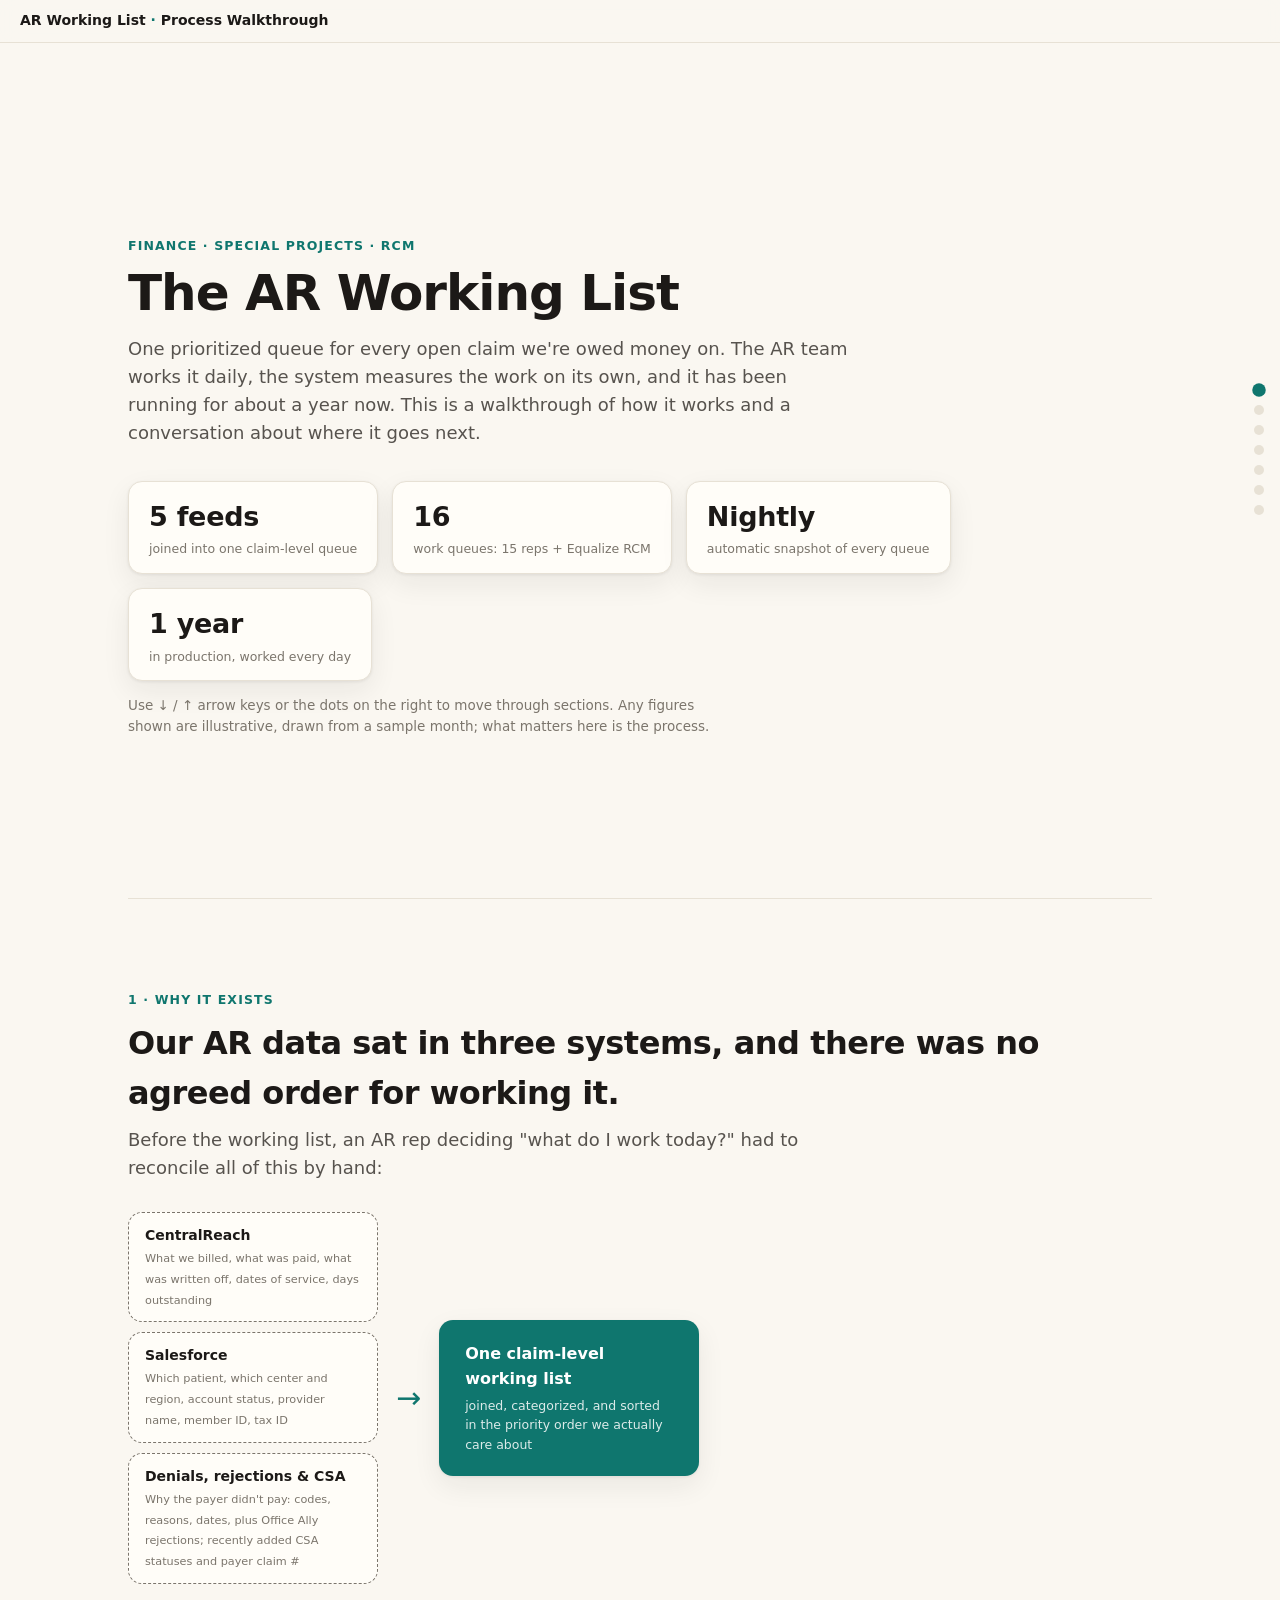
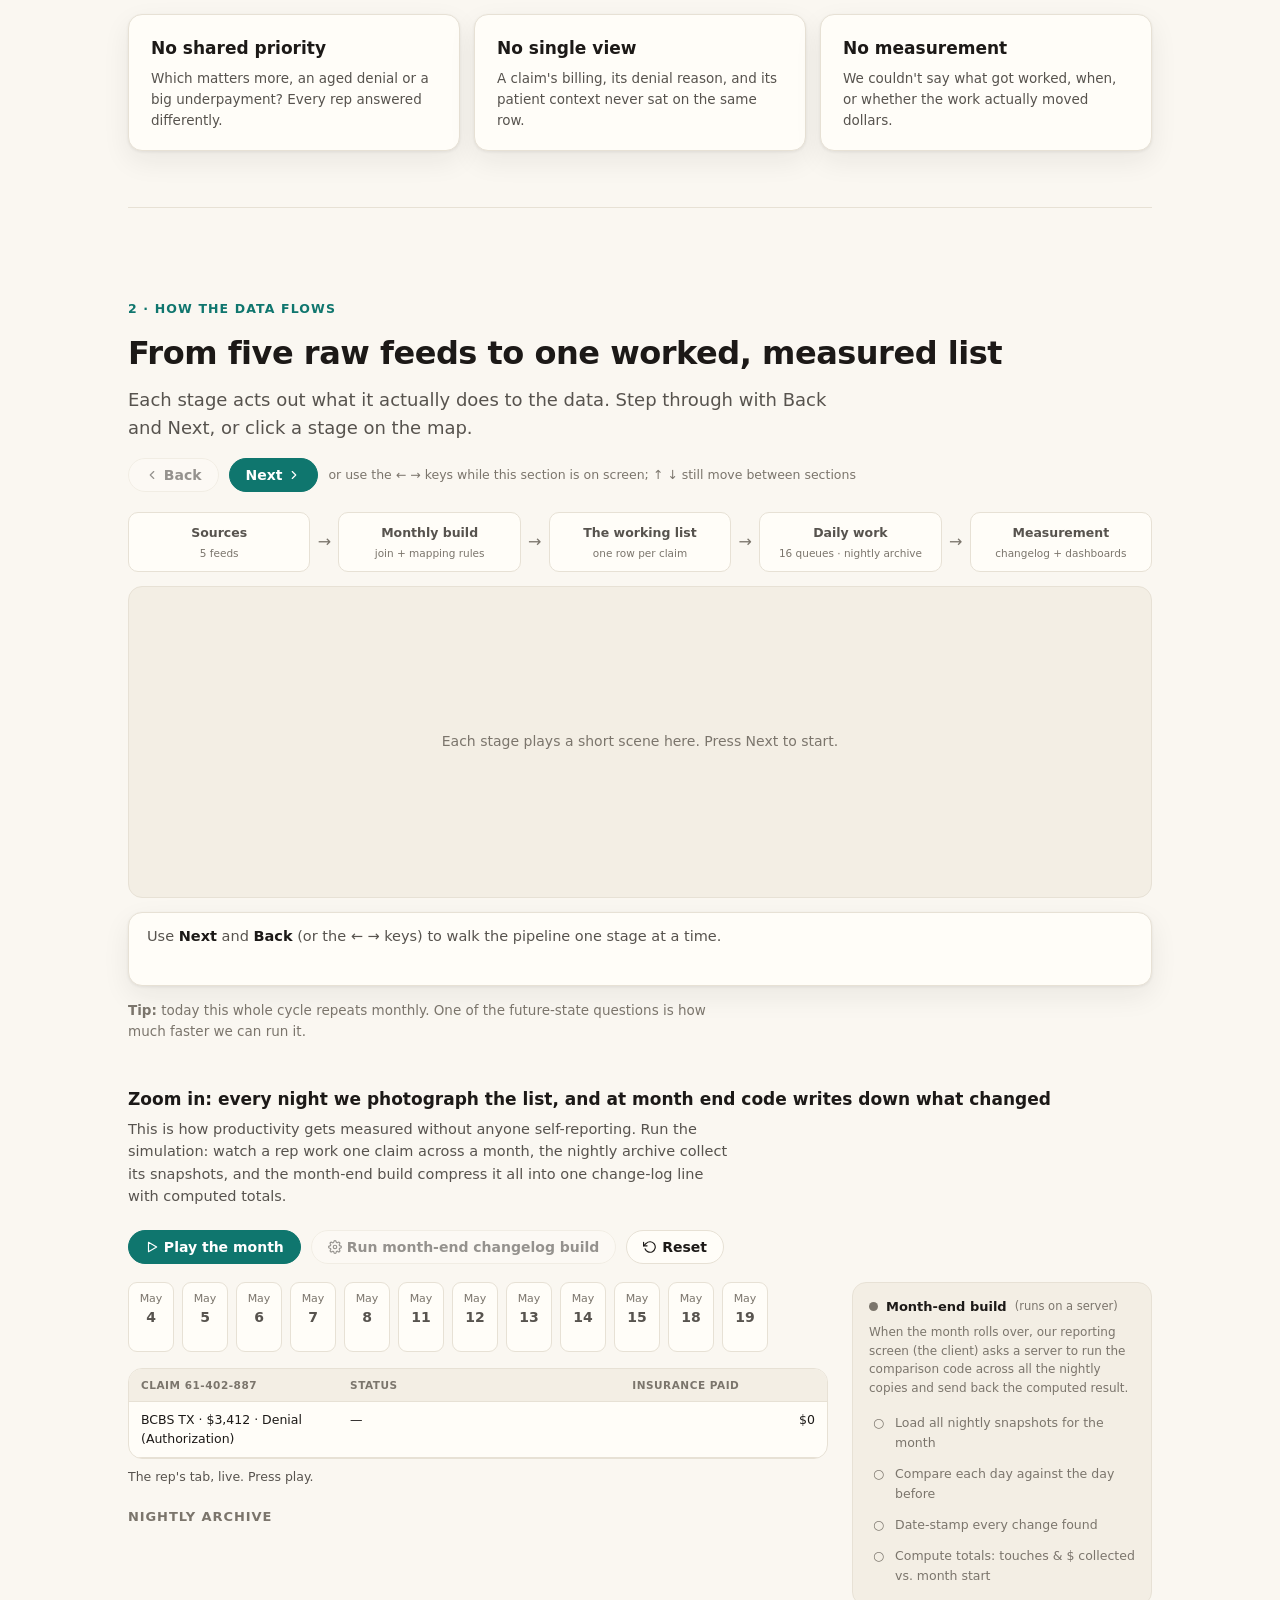
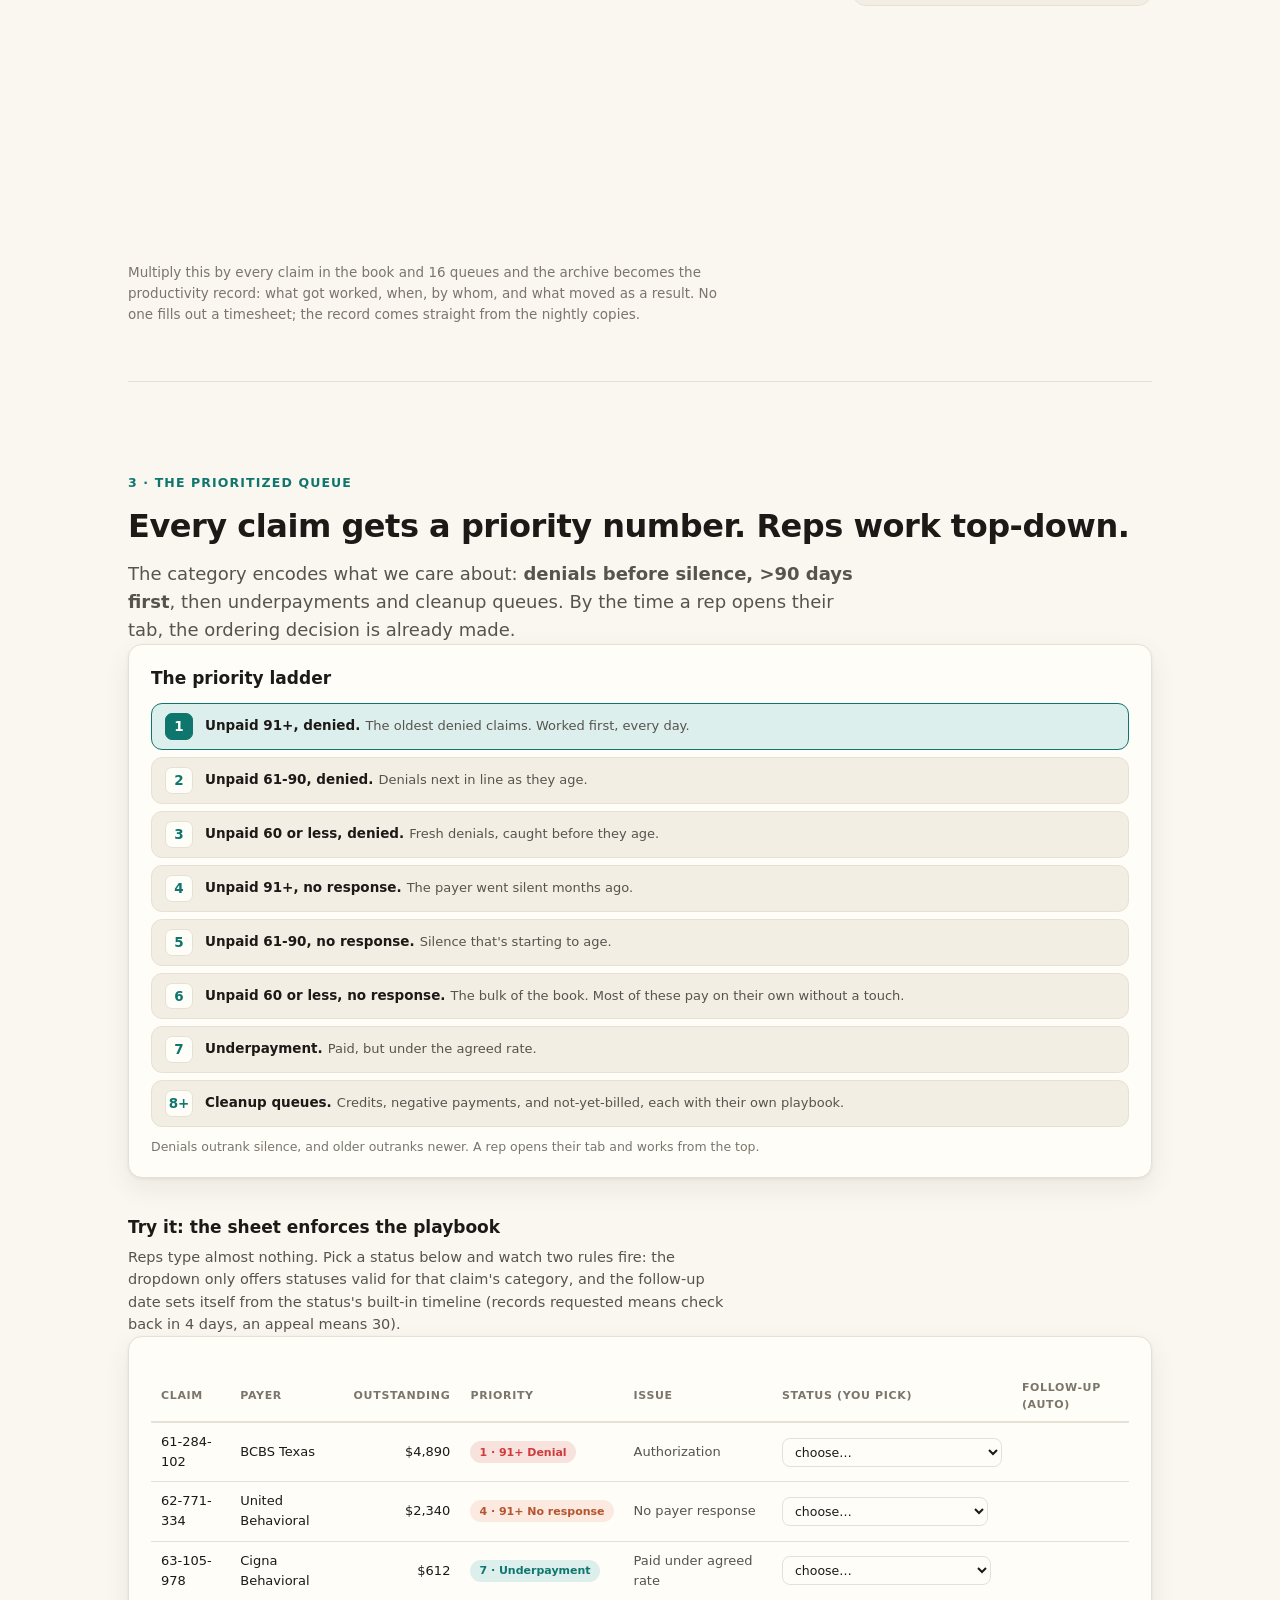
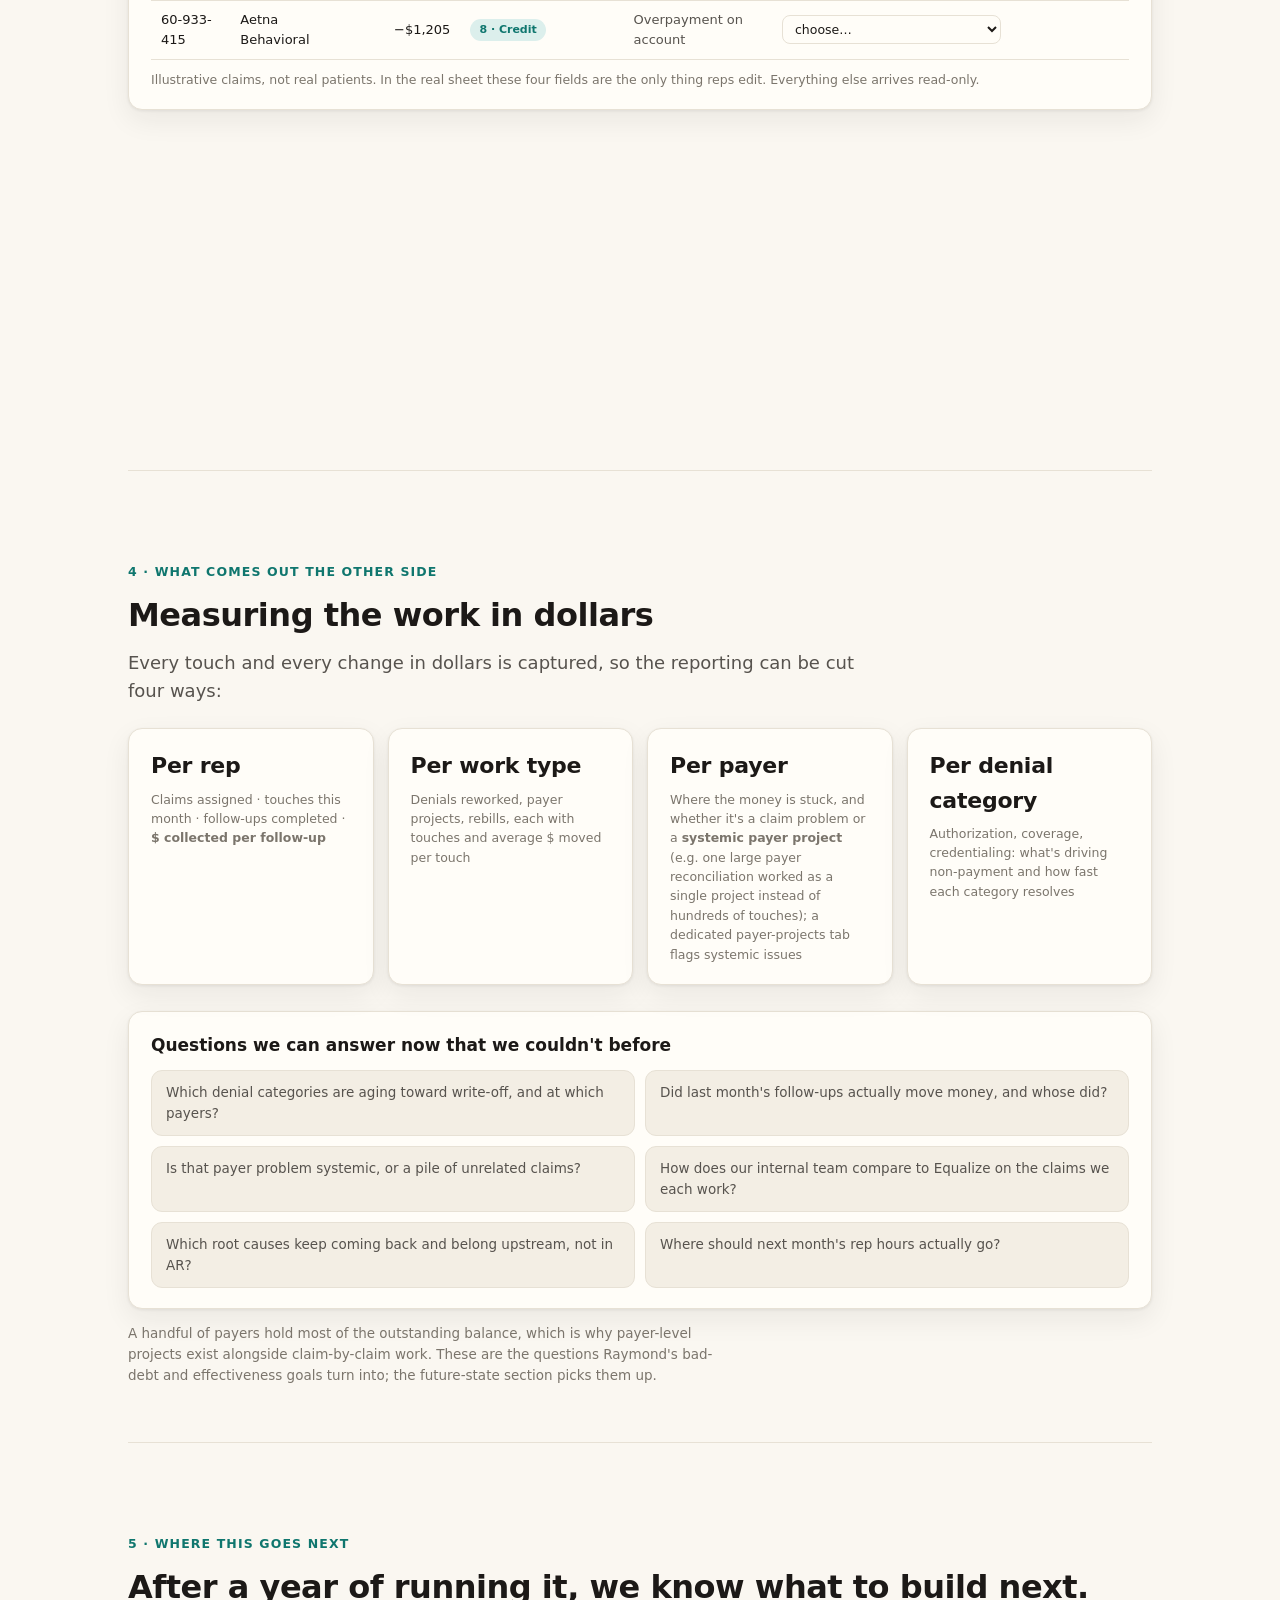
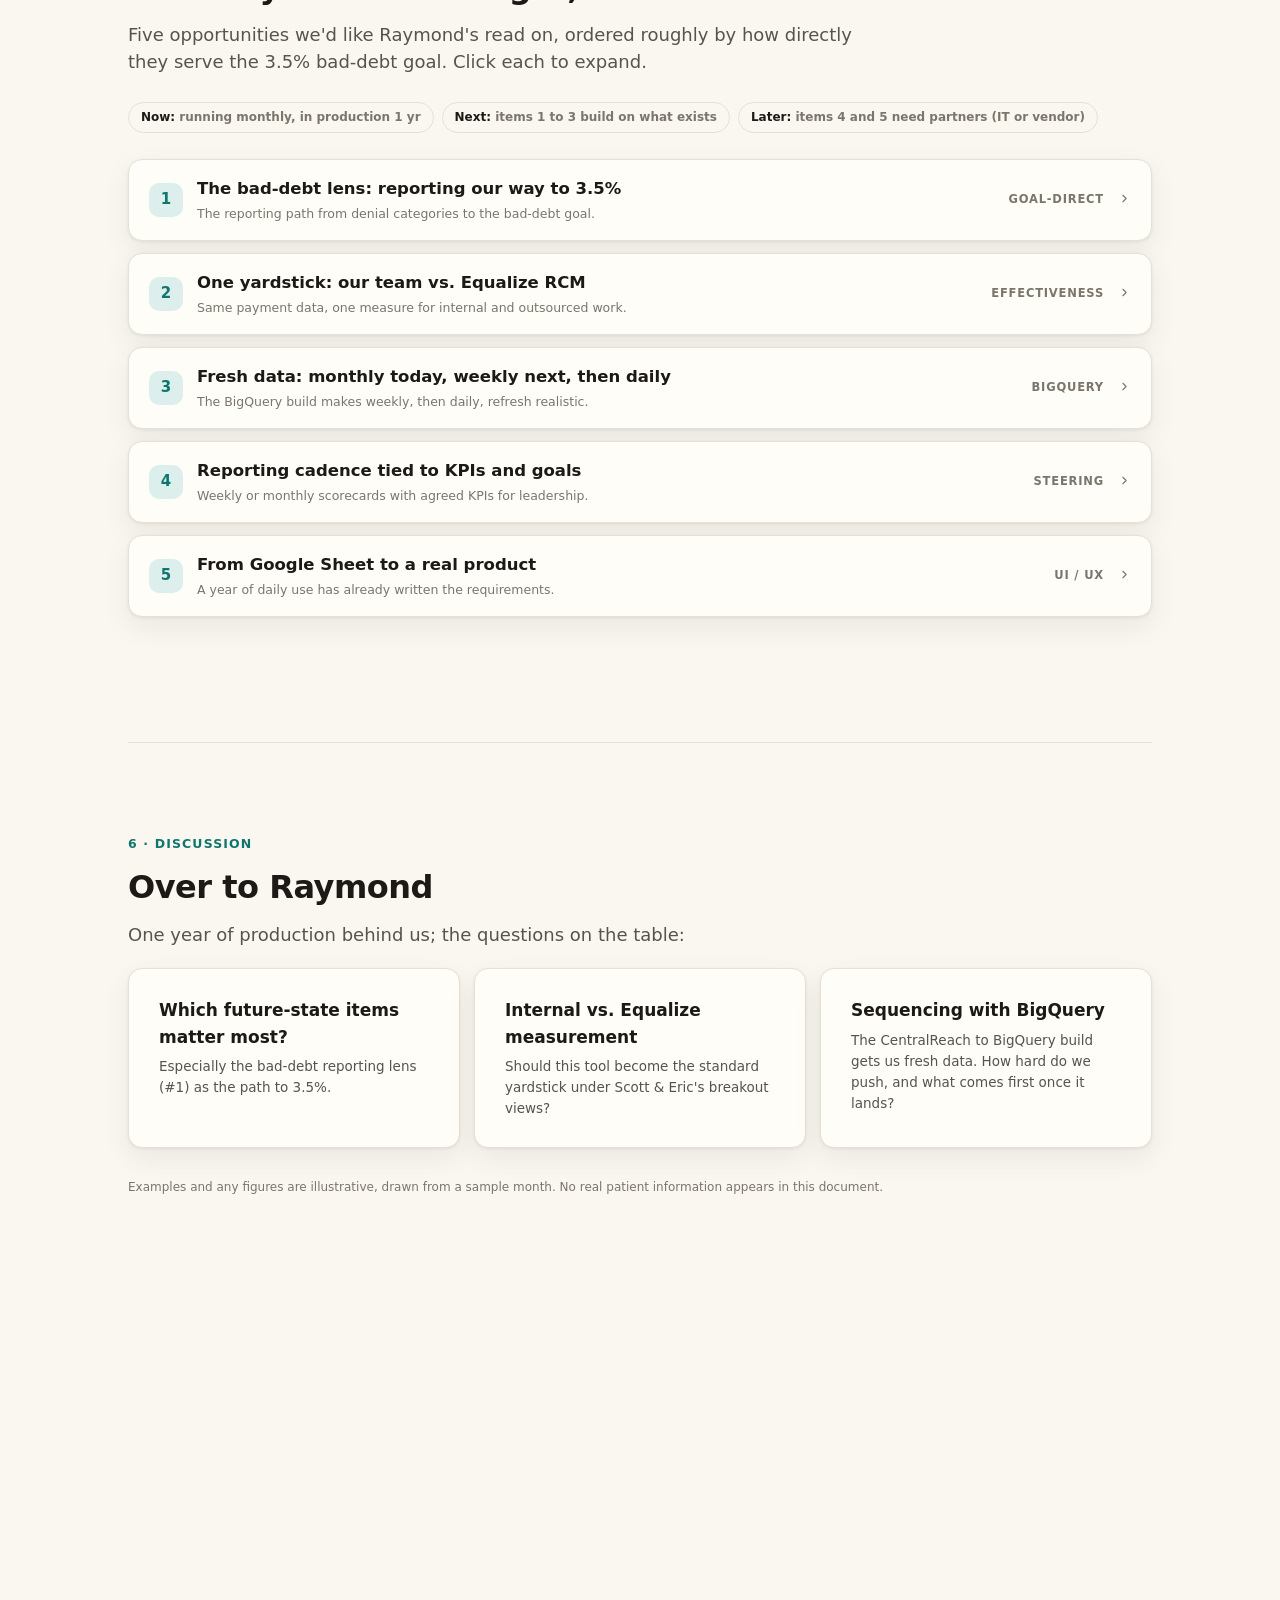
<file: docs/index.html>
<!DOCTYPE html>
<html lang="en" data-theme="warm">
<head>
<meta charset="UTF-8">
<meta name="viewport" content="width=device-width, initial-scale=1.0">
<meta name="description" content="An interactive walkthrough of the AR Working List process, prioritization, and productivity workflow.">
<meta property="og:title" content="The AR Working List · Process Walkthrough">
<meta property="og:description" content="An interactive walkthrough of the AR Working List process, prioritization, and productivity workflow.">
<meta property="og:type" content="website">
<meta property="og:url" content="https://ansh-shah.github.io/ar-working-list-walkthrough/">
<meta property="og:image" content="https://ansh-shah.github.io/ar-working-list-walkthrough/og.png">
<meta name="twitter:card" content="summary_large_image">
<title>The AR Working List · Process Walkthrough</title>
<link rel="icon" href="data:image/svg+xml,%3Csvg xmlns='http://www.w3.org/2000/svg' viewBox='0 0 32 32'%3E%3Crect width='32' height='32' rx='7' fill='%231c5cab'/%3E%3Cpath d='M8 10h16M8 16h11M8 22h13' stroke='white' stroke-width='3' stroke-linecap='round'/%3E%3C/svg%3E">
<style>
  /* ============ THEMES ============ */
  :root{
    --font: system-ui, -apple-system, "Segoe UI", sans-serif;
    --good:#0ca30c; --warn:#fab219; --serious:#ec835a; --critical:#d03b3b;
    --good-text:#006300;
  }
  html[data-theme="warm"]{
    --bg:#faf7f1; --surface:#fffdf8; --surface-2:#f3eee4;
    --ink:#1c1917; --ink-2:#57534e; --muted:#7b756c;
    --line:#e7e1d5; --accent:#0f766e; --accent-soft:#dcefec; --accent-ink:#ffffff;
    --radius:14px; --shadow:0 1px 3px rgba(28,25,23,.07),0 10px 28px rgba(28,25,23,.07);
  }

  /* ============ BASE ============ */
  *{box-sizing:border-box; margin:0;}
  html{scroll-behavior:smooth;}
  body{
    font-family:var(--font); background:var(--bg); color:var(--ink);
    line-height:1.55; transition:background .3s,color .3s;
  }
  main{max-width:1080px; margin:0 auto; padding:0 28px;}
  section{padding:88px 0 56px; min-height:100vh; border-bottom:1px solid var(--line);}
  section:last-of-type{border-bottom:none;}
  h1{font-size:clamp(30px,4.6vw,50px); line-height:1.12; letter-spacing:-.02em;}
  h2{font-size:clamp(23px,3vw,32px); letter-spacing:-.015em; margin-bottom:8px;}
  h3{font-size:17px; margin-bottom:6px;}
  p.lead{font-size:18px; color:var(--ink-2); max-width:64ch;}
  p.note{font-size:13.5px; color:var(--muted); margin-top:14px; max-width:70ch;}
  .kicker{
    display:inline-block; font-size:12.5px; font-weight:700; letter-spacing:.09em;
    text-transform:uppercase; color:var(--accent); margin-bottom:10px;
  }
  .card{
    background:var(--surface); border:1px solid var(--line); border-radius:var(--radius);
    box-shadow:var(--shadow); padding:20px 22px; transition:background .3s,border-color .3s;
  }
  button{
    font-family:var(--font); font-size:14px; font-weight:600; cursor:pointer;
    border:1px solid var(--line); background:var(--surface); color:var(--ink);
    border-radius:999px; padding:8px 16px; transition:all .18s;
  }
  button:hover{border-color:var(--accent); color:var(--accent);}
  button.primary{background:var(--accent); border-color:var(--accent); color:var(--accent-ink);}
  button.primary:hover{filter:brightness(1.1); color:var(--accent-ink);}
  button:disabled{opacity:.45; cursor:default; pointer-events:none;}
  .ic{
    width:1em; height:1em; display:inline-block; vertical-align:-.125em;
    fill:none; stroke:currentColor; stroke-width:2; stroke-linecap:round; stroke-linejoin:round;
  }

  /* ============ TOP BAR ============ */
  .topbar{
    position:sticky; top:0; z-index:50; display:flex; align-items:center; gap:14px;
    padding:10px 20px; background:color-mix(in srgb, var(--bg) 86%, transparent);
    backdrop-filter:blur(10px); border-bottom:1px solid var(--line);
  }
  .topbar .brand{font-weight:700; font-size:14px; white-space:nowrap;}
  .topbar .brand span{color:var(--accent);}
  @media(max-width:700px){
    .topbar{position:static; flex-wrap:wrap; gap:8px; padding:12px 16px;}
  }

  /* ============ SIDE NAV DOTS ============ */
  .dots{
    position:fixed; right:16px; top:50%; transform:translateY(-50%); z-index:40;
    display:flex; flex-direction:column; gap:10px;
  }
  .dots a{
    width:10px; height:10px; border-radius:50%; background:var(--line);
    transition:all .25s; position:relative;
  }
  .dots a.active{background:var(--accent); transform:scale(1.35);}
  .dots a:hover::after{
    content:attr(data-label); position:absolute; right:20px; top:50%; transform:translateY(-50%);
    background:var(--ink); color:var(--bg); font-size:11.5px; font-weight:600;
    padding:4px 10px; border-radius:6px; white-space:nowrap;
  }
  @media(max-width:900px){.dots{display:none;}}

  /* ============ REVEAL ANIMATION ============ */
  .rv{opacity:0; transform:translateY(22px); transition:opacity .6s ease,transform .6s ease;}
  .rv.in{opacity:1; transform:none;}
  .rv.d1{transition-delay:.1s}.rv.d2{transition-delay:.22s}.rv.d3{transition-delay:.34s}.rv.d4{transition-delay:.46s}

  /* ============ TITLE ============ */
  #title{display:flex; flex-direction:column; justify-content:center; min-height:calc(100vh - 44px);}
  .title-stats{display:flex; gap:14px; flex-wrap:wrap; margin-top:34px;}
  .stat{
    background:var(--surface); border:1px solid var(--line); border-radius:var(--radius);
    box-shadow:var(--shadow); padding:14px 20px; min-width:150px;
  }
  .stat .v{font-size:27px; font-weight:650; letter-spacing:-.01em;}
  .stat .l{font-size:12.5px; color:var(--muted); margin-top:2px;}
  .stat .d{font-size:12px; color:var(--good-text); font-weight:600;}

  /* ============ PROBLEM SECTION ============ */
  .silo-wrap{display:flex; align-items:center; gap:18px; margin-top:30px; flex-wrap:wrap;}
  .silos{display:flex; flex-direction:column; gap:10px;}
  .silo{
    padding:12px 16px; border-radius:var(--radius); border:1px dashed var(--muted);
    background:var(--surface); font-size:13.5px; max-width:250px;
    transition:transform .5s, border-color .5s;
  }
  .silo b{display:block; font-size:14px;}
  .silo small{color:var(--muted);}
  .converge-arrow{font-size:30px; color:var(--accent); flex-shrink:0;}
  .one-list{
    padding:22px 26px; border-radius:var(--radius); background:var(--accent);
    color:var(--accent-ink); font-weight:650; font-size:16px; box-shadow:var(--shadow);
    max-width:260px;
  }
  .one-list small{display:block; font-weight:400; opacity:.85; font-size:12.5px; margin-top:4px;}
  .pains{display:grid; grid-template-columns:repeat(auto-fit,minmax(240px,1fr)); gap:14px; margin-top:30px;}

  /* ============ PIPELINE (stepped stages) ============ */
  .pl-controls{display:flex; gap:10px; margin-top:16px; align-items:center; flex-wrap:wrap;}
  .pl-controls .hint{font-size:12.5px; color:var(--muted);}
  .pl-map{display:flex; align-items:stretch; margin-top:20px;}
  .pl-node{
    flex:1; text-align:center; font-size:12.5px; font-weight:700; padding:10px 8px;
    border:1.5px solid var(--line); border-radius:10px; background:var(--surface);
    color:var(--ink-2); cursor:pointer; transition:all .3s;
  }
  .pl-node small{display:block; font-weight:400; color:var(--muted); font-size:10.5px; margin-top:2px;}
  .pl-node:hover{border-color:var(--accent);}
  .pl-node.on{
    border-color:var(--accent); background:var(--accent-soft); color:var(--ink);
    box-shadow:0 0 0 3px color-mix(in srgb, var(--accent) 18%, transparent);
  }
  .pl-arrow{width:28px; display:flex; align-items:center; justify-content:center; color:var(--muted); flex-shrink:0;}
  .pl-stagebox{
    margin-top:14px; border:1px solid var(--line); border-radius:var(--radius);
    background:var(--surface-2); overflow:hidden; position:relative; height:312px;
  }
  .pl-scene{position:absolute; left:50%; top:14px; transform:translateX(-50%); width:680px; height:284px;}
  .pl-idle{
    position:absolute; inset:0; display:flex; align-items:center; justify-content:center;
    color:var(--muted); font-size:14px; padding:0 30px; text-align:center; transition:opacity .45s;
  }
  .pl-idle.off{opacity:0;}
  .pl-vig{position:absolute; inset:0; opacity:0; pointer-events:none; transition:opacity .45s;}
  .pl-vig.on{opacity:1;}
  .pl-cap{
    margin-top:14px; min-height:74px; font-size:14.5px; color:var(--ink-2);
    border:1px solid var(--line); padding:12px 18px; background:var(--surface);
    border-radius:var(--radius); box-shadow:var(--shadow);
  }
  .pl-cap b{color:var(--ink);}
  @keyframes plIn{from{opacity:0; transform:translateY(14px);} to{opacity:1; transform:none;}}

  /* stage 0: sources */
  .pl-chip{
    position:absolute; font-size:12px; font-weight:600; padding:7px 13px; border-radius:999px;
    background:var(--surface); border:1px dashed var(--muted); color:var(--ink-2);
    box-shadow:var(--shadow); opacity:0;
  }
  .pl-vig[data-v="0"] .pl-chip:nth-child(1){top:52px; left:40px;}
  .pl-vig[data-v="0"] .pl-chip:nth-child(2){top:150px; left:130px;}
  .pl-vig[data-v="0"] .pl-chip:nth-child(3){top:60px; left:290px;}
  .pl-vig[data-v="0"] .pl-chip:nth-child(4){top:158px; left:400px;}
  .pl-vig[data-v="0"] .pl-chip:nth-child(5){top:66px; left:490px;}
  .pl-vig[data-v="0"].on .pl-chip{animation:plIn .6s cubic-bezier(.16,1,.3,1) forwards;}
  .pl-vig[data-v="0"].on .pl-chip:nth-child(1){animation-delay:.1s;}
  .pl-vig[data-v="0"].on .pl-chip:nth-child(2){animation-delay:.5s;}
  .pl-vig[data-v="0"].on .pl-chip:nth-child(3){animation-delay:.9s;}
  .pl-vig[data-v="0"].on .pl-chip:nth-child(4){animation-delay:1.3s;}
  .pl-vig[data-v="0"].on .pl-chip:nth-child(5){animation-delay:1.7s;}

  /* stage 1: the build joins them */
  .pl-vig[data-v="1"] .pl-chip{opacity:1;}
  .pl-vig[data-v="1"] .pl-chip:nth-child(1){top:52px; left:40px;}
  .pl-vig[data-v="1"] .pl-chip:nth-child(2){top:150px; left:130px;}
  .pl-vig[data-v="1"] .pl-chip:nth-child(3){top:60px; left:290px;}
  .pl-vig[data-v="1"] .pl-chip:nth-child(4){top:158px; left:400px;}
  .pl-vig[data-v="1"] .pl-chip:nth-child(5){top:66px; left:490px;}
  .pl-vig[data-v="1"].on .pl-chip{animation:plMerge 1.5s cubic-bezier(.5,0,.2,1) .4s forwards;}
  @keyframes plMerge{60%{opacity:1;} 100%{top:140px; left:290px; opacity:0; transform:scale(.4);}}
  .pl-joinbar{
    position:absolute; top:126px; left:150px; width:380px; padding:10px 16px; text-align:center;
    background:var(--surface); border:1.5px solid var(--accent); border-radius:10px;
    font-size:13px; font-weight:700; box-shadow:var(--shadow); opacity:0;
  }
  .pl-joinbar small{display:block; font-weight:400; color:var(--muted); font-size:11px;}
  .pl-vig[data-v="1"].on .pl-joinbar{animation:plIn .7s ease-out 1.7s forwards;}

  /* stage 2: before / after, what the rep sees */
  .pl-before{position:absolute; top:10px; left:0; width:258px;}
  .pl-before h4, .pl-aftercard h4{
    font-size:10.5px; text-transform:uppercase; letter-spacing:.07em; color:var(--muted); margin:0 0 8px;
  }
  .pl-bf{
    font-family:ui-monospace,Consolas,monospace; font-size:10.5px; padding:5px 9px;
    border:1px dashed var(--muted); border-radius:7px; margin-bottom:6px;
    background:var(--surface); color:var(--ink-2);
  }
  .pl-bf b{font-family:var(--font); font-size:10px; color:var(--ink); display:block;}
  .pl-mid{position:absolute; top:124px; left:272px; font-size:26px; color:var(--accent);}
  .pl-aftercard{
    position:absolute; top:10px; left:322px; width:356px; padding:12px 16px;
    background:var(--surface); border:1.5px solid var(--accent); border-radius:10px; box-shadow:var(--shadow);
  }
  .pl-af{
    display:flex; justify-content:space-between; gap:10px; font-size:12px; padding:7px 0;
    border-bottom:1px solid var(--line); color:var(--ink-2); opacity:0;
  }
  .pl-af:last-child{border-bottom:none;}
  .pl-af b{color:var(--ink); font-weight:650; text-align:right;}
  .pl-vig[data-v="2"].on .pl-af{animation:plIn .5s ease-out forwards;}
  .pl-vig[data-v="2"].on .pl-af:nth-of-type(2){animation-delay:.25s;}
  .pl-vig[data-v="2"].on .pl-af:nth-of-type(3){animation-delay:.5s;}
  .pl-vig[data-v="2"].on .pl-af:nth-of-type(4){animation-delay:.75s;}
  .pl-vig[data-v="2"].on .pl-af:nth-of-type(5){animation-delay:1s;}
  .pl-pill{
    font-size:10.5px; font-weight:700; padding:2px 9px; border-radius:999px; white-space:nowrap;
    background:color-mix(in srgb,var(--critical) 12%, var(--surface)); color:var(--critical);
  }

  /* stage 3: dealt into queues, archived nightly */
  .pl-deckbar{
    position:absolute; top:14px; left:210px; width:260px; padding:9px 14px; text-align:center;
    font-size:12.5px; font-weight:700; background:var(--accent); color:var(--accent-ink);
    border-radius:10px; box-shadow:var(--shadow);
  }
  .pl-deckbar small{display:block; font-weight:400; opacity:.85; font-size:10.5px;}
  .pl-tab{
    position:absolute; top:150px; width:200px; padding:9px 13px 11px; font-size:11.5px;
    background:var(--surface); border:1px solid var(--line); border-radius:10px; box-shadow:var(--shadow);
  }
  .pl-tab b{display:block; font-size:11.5px; margin-bottom:5px;}
  .pl-tab .mini{height:7px; border-radius:4px; background:var(--surface-2); margin-top:4px;}
  .pl-tab:nth-of-type(2){left:10px;}
  .pl-tab:nth-of-type(3){left:240px;}
  .pl-tab:nth-of-type(4){left:470px;}
  .pl-deal{
    position:absolute; top:56px; left:310px; width:60px; height:12px; border-radius:6px;
    background:var(--accent-soft); border:1px solid var(--accent); opacity:0;
  }
  .pl-vig[data-v="3"].on .pl-deal:nth-of-type(5){animation:plDeal1 .9s ease-out .4s forwards;}
  .pl-vig[data-v="3"].on .pl-deal:nth-of-type(6){animation:plDeal2 .9s ease-out 1s forwards;}
  .pl-vig[data-v="3"].on .pl-deal:nth-of-type(7){animation:plDeal3 .9s ease-out 1.6s forwards;}
  @keyframes plDeal1{0%{opacity:1;} 100%{opacity:1; top:186px; left:70px;}}
  @keyframes plDeal2{0%{opacity:1;} 100%{opacity:1; top:186px; left:300px;}}
  @keyframes plDeal3{0%{opacity:1;} 100%{opacity:1; top:186px; left:530px;}}
  .pl-camnote{
    position:absolute; top:238px; left:190px; width:300px; text-align:center; font-size:12px;
    color:var(--ink-2); opacity:0;
  }
  .pl-camnote svg{color:var(--good-text);}
  .pl-vig[data-v="3"].on .pl-camnote{animation:plIn .6s ease-out 2.3s forwards;}

  /* stage 4: month end */
  .pl-cal{position:absolute; top:30px; left:190px; display:flex; gap:8px;}
  .pl-day{
    width:36px; height:36px; border-radius:8px; border:1px solid var(--line); background:var(--surface);
    font-size:10px; display:flex; align-items:center; justify-content:center; color:var(--muted);
  }
  .pl-vig[data-v="4"].on .pl-day{animation:plSnap .5s ease-out forwards;}
  .pl-vig[data-v="4"].on .pl-day:nth-child(1){animation-delay:.2s;}
  .pl-vig[data-v="4"].on .pl-day:nth-child(2){animation-delay:.45s;}
  .pl-vig[data-v="4"].on .pl-day:nth-child(3){animation-delay:.7s;}
  .pl-vig[data-v="4"].on .pl-day:nth-child(4){animation-delay:.95s;}
  .pl-vig[data-v="4"].on .pl-day:nth-child(5){animation-delay:1.2s;}
  .pl-vig[data-v="4"].on .pl-day:nth-child(6){animation-delay:1.45s;}
  .pl-vig[data-v="4"].on .pl-day:nth-child(7){animation-delay:1.7s;}
  @keyframes plSnap{
    50%{border-color:var(--good); box-shadow:0 0 0 3px color-mix(in srgb, var(--good) 25%, transparent);}
    100%{border-color:var(--good); color:var(--good-text);}
  }
  .pl-tally{
    position:absolute; top:120px; left:90px; width:500px; padding:12px 16px; font-size:12.5px;
    background:var(--surface); border:1.5px solid var(--good); border-radius:10px; box-shadow:var(--shadow);
    color:var(--ink-2); opacity:0;
  }
  .pl-tally b{color:var(--ink);}
  .pl-vig[data-v="4"].on .pl-tally{animation:plIn .7s ease-out 2.1s forwards;}

  .pl-scene{transform-origin:top center;}
  @media(max-width:740px){
    .pl-map{display:grid; grid-template-columns:repeat(2,1fr); gap:8px;}
    .pl-arrow{display:none;}
  }

  .chart-note{font-size:12.5px; color:var(--muted); margin-top:10px;}

  /* ============ PRIORITY LADDER ============ */
  .ladder{display:flex; flex-direction:column; gap:7px;}
  .lrow{
    display:flex; gap:12px; align-items:flex-start; padding:9px 13px;
    border:1px solid var(--line); border-radius:calc(var(--radius) - 3px); background:var(--surface-2);
  }
  .lrow .ln{
    font-weight:800; color:var(--accent); font-size:13.5px; min-width:28px; text-align:center;
    background:var(--surface); border:1px solid var(--line); border-radius:7px; padding:2px 0; flex-shrink:0;
  }
  .lrow b{font-size:13.5px;}
  .lrow .ld{color:var(--ink-2); font-size:13px;}
  .lrow.top{border-color:var(--accent); background:var(--accent-soft);}
  .lrow.top .ln{background:var(--accent); border-color:var(--accent); color:var(--accent-ink);}

  /* ============ QUESTIONS GRID ============ */
  .qgrid{display:grid; grid-template-columns:1fr 1fr; gap:10px;}
  @media(max-width:700px){.qgrid{grid-template-columns:1fr;}}
  .qgrid .q{
    padding:11px 14px; border:1px solid var(--line); border-radius:calc(var(--radius) - 3px);
    background:var(--surface-2); font-size:13.5px; color:var(--ink-2);
  }

  /* ============ WORKLIST DEMO ============ */
  .demo-table{width:100%; border-collapse:collapse; font-size:13px; margin-top:14px;}
  .demo-table th{
    text-align:left; font-size:11px; text-transform:uppercase; letter-spacing:.06em;
    color:var(--muted); padding:8px 10px; border-bottom:2px solid var(--line);
  }
  .demo-table td{padding:9px 10px; border-bottom:1px solid var(--line); vertical-align:middle;}
  .demo-table tr:hover td{background:var(--surface-2);}
  .pill{
    display:inline-block; font-size:11px; font-weight:700; padding:2.5px 9px; border-radius:999px;
    background:var(--accent-soft); color:var(--accent); white-space:nowrap;
  }
  .pill.p1{background:color-mix(in srgb,var(--critical) 14%, var(--surface)); color:var(--critical);}
  .pill.p2{background:color-mix(in srgb,var(--serious) 16%, var(--surface)); color:#b4552f;}
  .demo-table select{
    font-family:var(--font); font-size:12.5px; padding:5px 8px; border-radius:8px;
    border:1px solid var(--line); background:var(--surface); color:var(--ink); max-width:220px;
  }
  .fu-chip{
    display:inline-block; font-size:11.5px; font-weight:600; padding:3px 9px; border-radius:8px;
    background:var(--surface-2); color:var(--ink-2); opacity:0; transform:translateY(6px);
    transition:all .4s;
  }
  .fu-chip.show{opacity:1; transform:none;}
  .fu-chip b{color:var(--good-text);}
  .money{font-variant-numeric:tabular-nums; text-align:right;}

  /* ============ ARCHIVE SIMULATOR ============ */
  .sim{margin-top:22px;}
  .sim-stage{display:grid; grid-template-columns:1fr 300px; gap:24px; align-items:start;}
  @media(max-width:860px){.sim-stage{grid-template-columns:1fr;}}
  .day-strip{display:flex; gap:8px; flex-wrap:wrap; margin-bottom:16px;}
  .day{
    width:46px; text-align:center; font-size:11px; padding:7px 0 5px; border-radius:9px;
    border:1px solid var(--line); background:var(--surface); color:var(--muted);
    transition:all .3s;
  }
  .day b{display:block; font-size:14px; color:var(--ink-2);}
  .day.today{border-color:var(--accent); background:var(--accent-soft); color:var(--accent);}
  .day.today b{color:var(--accent);}
  .day.snapped{border-style:solid; border-color:var(--good); }
  .day .cam{font-size:11px; visibility:hidden;}
  .day.snapped .cam{visibility:visible; color:var(--good);}
  .sheet-mini{
    border:1px solid var(--line); border-radius:var(--radius); overflow:hidden; font-size:12.5px;
    background:var(--surface);
  }
  .sheet-mini .rowline{display:grid; grid-template-columns:1.1fr 1.5fr 1fr; gap:8px; padding:8px 12px; border-bottom:1px solid var(--line);}
  .sheet-mini .rowline.head{font-size:10.5px; text-transform:uppercase; letter-spacing:.05em; color:var(--muted); background:var(--surface-2); font-weight:700;}
  .sheet-mini .chg{animation:flashCell 1s;}
  @keyframes flashCell{0%{background:var(--accent-soft);}100%{background:transparent;}}
  .stack{position:relative; height:106px; margin-top:10px;}
  .snapcard{
    position:absolute; left:0; right:36px; height:48px; border-radius:9px;
    background:var(--surface); border:1px solid var(--line); box-shadow:var(--shadow);
    font-size:11.5px; padding:8px 12px 5px; color:var(--ink-2); overflow:hidden;
    transition:all .5s cubic-bezier(.2,.7,.2,1); opacity:0; transform:translateY(-26px) scale(.95);
  }
  .snapcard b{font-size:12px; color:var(--ink);}
  .snapcard.landed{opacity:1; transform:none;}
  .snapcard.buried{background:var(--surface-2);}
  .sim-log{font-size:12.5px; color:var(--ink-2); min-height:20px; margin-top:8px;}
  .server-panel{position:sticky; top:70px;}
  .server-box{
    border:1.5px solid var(--line); border-radius:var(--radius); padding:14px 16px;
    background:var(--surface-2); font-size:13px;
  }
  .server-box .srv-title{display:flex; gap:8px; align-items:center; font-weight:700; font-size:13px;}
  .srv-dot{width:9px; height:9px; border-radius:50%; background:var(--muted);}
  .srv-dot.on{background:var(--good); animation:blink 1s infinite;}
  @keyframes blink{50%{opacity:.35;}}
  .srv-steps{margin:10px 0 0; padding:0; list-style:none;}
  .srv-steps li{
    padding:6px 0 6px 26px; position:relative; color:var(--muted); font-size:12.5px;
    transition:color .3s;
  }
  .srv-steps li::before{
    content:"○"; position:absolute; left:4px; color:var(--muted);
  }
  .srv-steps li.doing{color:var(--ink);}
  .srv-steps li.doing::before{content:"◐"; color:var(--accent);}
  .srv-steps li.done{color:var(--ink-2);}
  .srv-steps li.done::before{content:"●"; color:var(--good);}
  .result-card{
    margin-top:16px; border:1.5px solid var(--good); border-radius:var(--radius);
    padding:14px 16px; background:var(--surface); opacity:0; transform:translateY(14px);
    transition:all .5s; font-size:13px;
  }
  .result-card.show{opacity:1; transform:none;}
  .result-card .cl{
    font-family:ui-monospace,Consolas,monospace; font-size:12px; background:var(--surface-2);
    border-radius:8px; padding:8px 10px; margin:8px 0; min-height:34px; color:var(--ink-2);
    word-break:break-word;
  }
  .result-kpis{display:flex; gap:16px; flex-wrap:wrap; margin-top:6px;}
  .result-kpis .k{font-size:12px; color:var(--muted);}
  .result-kpis .k b{display:block; font-size:17px; color:var(--ink); font-weight:650;}
  .result-kpis .k b.up{color:var(--good-text);}

  /* ============ MEASURE SECTION ============ */
  .metric-grid{display:grid; grid-template-columns:repeat(auto-fit,minmax(230px,1fr)); gap:14px; margin-top:24px;}
  .metric-grid .card b.big{font-size:22px; letter-spacing:-.01em;}
  .metric-grid .card .sub{font-size:12.5px; color:var(--muted);}

  /* ============ FUTURE ============ */
  .future-list{display:flex; flex-direction:column; gap:12px; margin-top:26px;}
  .fitem{
    border:1px solid var(--line); border-radius:var(--radius); background:var(--surface);
    box-shadow:var(--shadow); overflow:hidden; transition:border-color .25s;
  }
  .fitem.open{border-color:var(--accent);}
  .fhead{
    display:flex; align-items:center; gap:14px; padding:16px 20px; cursor:pointer; user-select:none;
    transition:background .2s;
  }
  .fhead:hover{background:var(--surface-2);}
  .fht{flex:1; min-width:0;}
  .ftease{display:block; font-size:12.5px; color:var(--muted); font-weight:400; margin-top:3px;}
  .fnum{
    width:34px; height:34px; border-radius:10px; background:var(--accent-soft); color:var(--accent);
    display:flex; align-items:center; justify-content:center; font-weight:800; font-size:15px; flex-shrink:0;
  }
  .fhead h3{margin:0; font-size:16.5px;}
  .fhead .tag{margin-left:auto; font-size:11.5px; font-weight:700; color:var(--muted); text-transform:uppercase; letter-spacing:.07em; white-space:nowrap;}
  .fhead .chev{color:var(--muted); transition:transform .3s; font-size:13px;}
  .fitem.open .chev{transform:rotate(90deg);}
  .fbody{
    max-height:0; overflow:hidden; transition:max-height .45s ease;
    font-size:14.5px; color:var(--ink-2);
  }
  .fbody-inner{padding:2px 20px 18px 68px;}
  .fbody ul{margin:8px 0 0 18px; padding:0;}
  .fbody li{margin-bottom:5px;}
  .fbody .why{
    font-size:12.5px; font-weight:700; text-transform:uppercase; letter-spacing:.07em;
    color:var(--accent); margin-top:12px;
  }
  .horizon{display:flex; gap:8px; margin-top:26px; flex-wrap:wrap;}
  .hz{font-size:12px; padding:5px 12px; border-radius:999px; border:1px solid var(--line); color:var(--muted); font-weight:600;}
  .hz b{color:var(--ink);}

  /* ============ CLOSING ============ */
  #close .card{padding:28px 30px;}
  .ask-grid{display:grid; grid-template-columns:repeat(auto-fit,minmax(240px,1fr)); gap:14px; margin-top:20px;}
  footer{padding:30px 0 46px; font-size:12px; color:var(--muted);}

  /* ============ REDUCED MOTION ============ */
  @media (prefers-reduced-motion: reduce){
    html{scroll-behavior:auto;}
    .rv{transition:none; transform:none; opacity:1;}
    .snapcard,.fu-chip,.fbody,.chev{transition:none;}
    .pl-vig *{animation:none !important; transition:none !important;}
    .pl-chip,.pl-joinbar,.pl-af,.pl-camnote,.pl-tally{opacity:1 !important;}
    .srv-dot.on{animation:none;}
    .sheet-mini .chg{animation:none;}
  }

</style>
</head>
<body>

<div class="topbar">
  <div class="brand">AR Working List <span>·</span> Process Walkthrough</div>
</div>

<nav class="dots" id="dots"></nav>

<main>

<!-- ============ 1. TITLE ============ -->
<section id="title" data-nav="Overview">
  <span class="kicker rv">Finance · Special Projects · RCM</span>
  <h1 class="rv d1">The AR Working List</h1>
  <p class="lead rv d2" style="margin-top:14px;">
    One prioritized queue for every open claim we're owed money on. The AR team works it daily,
    the system measures the work on its own, and it has been running for about a year now.
    This is a walkthrough of how it works and a conversation about where it goes next.
  </p>
  <div class="title-stats">
    <div class="stat rv d1"><div class="v">5 feeds</div><div class="l">joined into one claim-level queue</div></div>
    <div class="stat rv d2"><div class="v">16</div><div class="l">work queues: 15 reps + Equalize RCM</div></div>
    <div class="stat rv d3"><div class="v">Nightly</div><div class="l">automatic snapshot of every queue</div></div>
    <div class="stat rv d4"><div class="v">1 year</div><div class="l">in production, worked every day</div></div>
  </div>
  <p class="note rv d4">Use ↓ / ↑ arrow keys or the dots on the right to move through sections. Any figures shown are illustrative, drawn from a sample month; what matters here is the process.</p>
</section>

<!-- ============ 2. THE PROBLEM ============ -->
<section id="problem" data-nav="The problem">
  <span class="kicker rv">1 · Why it exists</span>
  <h2 class="rv">Our AR data sat in three systems, and there was no agreed order for working it.</h2>
  <p class="lead rv d1">Before the working list, an AR rep deciding "what do I work today?" had to reconcile all of this by hand:</p>

  <div class="silo-wrap rv d2">
    <div class="silos">
      <div class="silo"><b>CentralReach</b><small>What we billed, what was paid, what was written off, dates of service, days outstanding</small></div>
      <div class="silo"><b>Salesforce</b><small>Which patient, which center and region, account status, provider name, member ID, tax ID</small></div>
      <div class="silo"><b>Denials, rejections &amp; CSA</b><small>Why the payer didn't pay: codes, reasons, dates, plus Office Ally rejections; recently added CSA statuses and payer claim #</small></div>
    </div>
    <div class="converge-arrow">→</div>
    <div class="one-list">One claim-level working list<small>joined, categorized, and sorted in the priority order we actually care about</small></div>
  </div>

  <div class="pains">
    <div class="card rv d1"><h3>No shared priority</h3><p style="font-size:13.5px;color:var(--ink-2);">Which matters more, an aged denial or a big underpayment? Every rep answered differently.</p></div>
    <div class="card rv d2"><h3>No single view</h3><p style="font-size:13.5px;color:var(--ink-2);">A claim's billing, its denial reason, and its patient context never sat on the same row.</p></div>
    <div class="card rv d3"><h3>No measurement</h3><p style="font-size:13.5px;color:var(--ink-2);">We couldn't say what got worked, when, or whether the work actually moved dollars.</p></div>
  </div>
</section>

<!-- ============ 3. PIPELINE ============ -->
<section id="pipeline" data-nav="How data flows">
  <span class="kicker rv">2 · How the data flows</span>
  <h2 class="rv">From five raw feeds to one worked, measured list</h2>
  <p class="lead rv d1">Each stage acts out what it actually does to the data. Step through with Back and Next, or click a stage on the map.</p>

  <div class="pl-controls rv d2">
    <button id="plPrev"><svg class="ic" viewBox="0 0 24 24"><path d="M15 18l-6-6 6-6"/></svg> Back</button>
    <button class="primary" id="plNext">Next <svg class="ic" viewBox="0 0 24 24"><path d="M9 18l6-6-6-6"/></svg></button>
    <span class="hint">or use the ← → keys while this section is on screen; ↑ ↓ still move between sections</span>
  </div>

  <div class="pl-map rv d2" id="plMap">
    <div class="pl-node" data-s="0">Sources<small>5 feeds</small></div>
    <div class="pl-arrow">→</div>
    <div class="pl-node" data-s="1">Monthly build<small>join + mapping rules</small></div>
    <div class="pl-arrow">→</div>
    <div class="pl-node" data-s="2">The working list<small>one row per claim</small></div>
    <div class="pl-arrow">→</div>
    <div class="pl-node" data-s="3">Daily work<small>16 queues · nightly archive</small></div>
    <div class="pl-arrow">→</div>
    <div class="pl-node" data-s="4">Measurement<small>changelog + dashboards</small></div>
  </div>

  <div class="pl-stagebox rv d3">
    <div class="pl-idle" id="plIdle">Each stage plays a short scene here. Press Next to start.</div>
    <div class="pl-scene">
      <div class="pl-vig" data-v="0">
        <span class="pl-chip">CR billing detail</span>
        <span class="pl-chip">CR demographics</span>
        <span class="pl-chip">Salesforce cases</span>
        <span class="pl-chip">Denial feed</span>
        <span class="pl-chip">Office Ally rejections</span>
      </div>
      <div class="pl-vig" data-v="1">
        <span class="pl-chip">CR billing detail</span>
        <span class="pl-chip">CR demographics</span>
        <span class="pl-chip">Salesforce cases</span>
        <span class="pl-chip">Denial feed</span>
        <span class="pl-chip">Office Ally rejections</span>
        <div class="pl-joinbar">One row per claim<small>joined and categorized by the mapping rulebook</small></div>
      </div>
      <div class="pl-vig" data-v="2">
        <div class="pl-before">
          <h4>What five systems held</h4>
          <div class="pl-bf"><b>CR billing</b>61-284-102 | 4890.00 | 02/14</div>
          <div class="pl-bf"><b>CR demographics</b>pt_id 88213 | guardian on file</div>
          <div class="pl-bf"><b>Salesforce</b>ATX-N | status: ACTIVE</div>
          <div class="pl-bf"><b>Denial feed</b>CO-197 | 03/02</div>
          <div class="pl-bf"><b>Office Ally</b>no rejection</div>
        </div>
        <div class="pl-mid">→</div>
        <div class="pl-aftercard">
          <h4>The one row a rep works</h4>
          <div class="pl-af"><span>Claim</span><b>61-284-102 · BCBS TX · $4,890</b></div>
          <div class="pl-af"><span>Patient / center</span><b>On the row · Austin North</b></div>
          <div class="pl-af"><span>Issue</span><b>Denial · Authorization</b></div>
          <div class="pl-af"><span>Aging</span><b>112 days outstanding</b></div>
          <div class="pl-af"><span>Priority</span><span class="pl-pill">1 · top of queue</span></div>
        </div>
      </div>
      <div class="pl-vig" data-v="3">
        <div class="pl-deckbar">The working list<small>every open claim, priority-sorted</small></div>
        <div class="pl-tab"><b>Rep 1</b><div class="mini"></div><div class="mini"></div></div>
        <div class="pl-tab"><b>Rep 2</b><div class="mini"></div><div class="mini"></div></div>
        <div class="pl-tab"><b>Equalize RCM</b><div class="mini"></div><div class="mini"></div></div>
        <div class="pl-deal"></div><div class="pl-deal"></div><div class="pl-deal"></div>
        <div class="pl-camnote"><svg class="ic" viewBox="0 0 24 24"><path d="M23 19a2 2 0 0 1-2 2H3a2 2 0 0 1-2-2V8a2 2 0 0 1 2-2h4l2-3h6l2 3h4a2 2 0 0 1 2 2z"/><circle cx="12" cy="13" r="4"/></svg> Every queue photographed, every night.</div>
      </div>
      <div class="pl-vig" data-v="4">
        <div class="pl-cal">
          <div class="pl-day">M 4</div><div class="pl-day">T 5</div><div class="pl-day">W 6</div>
          <div class="pl-day">T 7</div><div class="pl-day">F 8</div><div class="pl-day">M 11</div><div class="pl-day">…</div>
        </div>
        <div class="pl-tally"><b>A month of nightly copies becomes one line per claim:</b><br>
          every status change date-stamped, touches counted, dollars compared to the start of the month.</div>
      </div>
    </div>
  </div>

  <div class="pl-cap rv d3" id="plCap"></div>
  <p class="note rv d3"><b>Tip:</b> today this whole cycle repeats monthly. One of the future-state questions is how much faster we can run it.</p>

  <div id="archiveZoom" data-stop style="scroll-margin-top:56px; min-height:calc(100vh - 150px);">
  <h3 class="rv" style="margin-top:44px;">Zoom in: every night we photograph the list, and at month end code writes down what changed</h3>
  <p class="rv d1" style="font-size:14.5px;color:var(--ink-2);max-width:66ch;">
    This is how productivity gets measured without anyone self-reporting. Run the simulation:
    watch a rep work one claim across a month, the nightly archive collect its snapshots,
    and the month-end build compress it all into one change-log line with computed totals.
  </p>

  <div class="sim rv d2">
    <div style="display:flex; gap:10px; flex-wrap:wrap; margin-bottom:18px;">
      <button class="primary" id="simRun"><svg class="ic" viewBox="0 0 24 24"><polygon points="6 4 20 12 6 20 6 4"/></svg> Play the month</button>
      <button id="simBuild" disabled><svg class="ic" viewBox="0 0 24 24"><circle cx="12" cy="12" r="3"/><path d="M19.4 15a1.65 1.65 0 0 0 .33 1.82l.06.06a2 2 0 0 1 0 2.83 2 2 0 0 1-2.83 0l-.06-.06a1.65 1.65 0 0 0-1.82-.33 1.65 1.65 0 0 0-1 1.51V21a2 2 0 0 1-2 2 2 2 0 0 1-2-2v-.09A1.65 1.65 0 0 0 9 19.4a1.65 1.65 0 0 0-1.82.33l-.06.06a2 2 0 0 1-2.83 0 2 2 0 0 1 0-2.83l.06-.06a1.65 1.65 0 0 0 .33-1.82 1.65 1.65 0 0 0-1.51-1H3a2 2 0 0 1-2-2 2 2 0 0 1 2-2h.09A1.65 1.65 0 0 0 4.6 9a1.65 1.65 0 0 0-.33-1.82l-.06-.06a2 2 0 0 1 0-2.83 2 2 0 0 1 2.83 0l.06.06a1.65 1.65 0 0 0 1.82.33H9a1.65 1.65 0 0 0 1-1.51V3a2 2 0 0 1 2-2 2 2 0 0 1 2 2v.09a1.65 1.65 0 0 0 1 1.51 1.65 1.65 0 0 0 1.82-.33l.06-.06a2 2 0 0 1 2.83 0 2 2 0 0 1 0 2.83l-.06.06a1.65 1.65 0 0 0-.33 1.82V9a1.65 1.65 0 0 0 1.51 1H21a2 2 0 0 1 2 2 2 2 0 0 1-2 2h-.09a1.65 1.65 0 0 0-1.51 1z"/></svg> Run month-end changelog build</button>
      <button id="simReset"><svg class="ic" viewBox="0 0 24 24"><path d="M1 4v6h6"/><path d="M3.51 15a9 9 0 1 0 2.13-9.36L1 10"/></svg> Reset</button>
    </div>

    <div class="sim-stage">
      <div>
        <div class="day-strip" id="dayStrip"></div>

        <div class="sheet-mini" id="sheetMini">
          <div class="rowline head"><div>Claim 61-402-887</div><div>Status</div><div>Insurance paid</div></div>
          <div class="rowline"><div>BCBS TX · $3,412 · Denial (Authorization)</div><div id="smStatus">—</div><div id="smPaid" class="money">$0</div></div>
        </div>
        <div class="sim-log" id="simLog">The rep's tab, live. Press play.</div>

        <h3 style="margin-top:20px;font-size:13px;color:var(--muted);text-transform:uppercase;letter-spacing:.07em;">Nightly archive <span id="snapLbl" style="text-transform:none;letter-spacing:0;font-weight:600;color:var(--accent);"></span></h3>
        <div class="stack" id="snapStack"></div>
      </div>

      <div class="server-panel">
        <div class="server-box">
          <div class="srv-title"><span class="srv-dot" id="srvDot"></span> Month-end build <span style="font-weight:400;color:var(--muted);font-size:11.5px;">(runs on a server)</span></div>
          <p style="font-size:12px;color:var(--muted);margin-top:6px;">
            When the month rolls over, our reporting screen (the client) asks a server to run the
            comparison code across all the nightly copies and send back the computed result.
          </p>
          <ul class="srv-steps" id="srvSteps">
            <li>Load all nightly snapshots for the month</li>
            <li>Compare each day against the day before</li>
            <li>Date-stamp every change found</li>
            <li>Compute totals: touches &amp; $ collected vs. month start</li>
          </ul>
        </div>

        <div class="result-card" id="resultCard">
          <b>Working List Archive: one line for the whole month</b>
          <div class="cl" id="clString"></div>
          <div class="result-kpis">
            <div class="k"><b id="kTouches">0</b>claim touches</div>
            <div class="k"><b id="kChanges">0</b>status changes</div>
            <div class="k"><b class="up" id="kPaid">$0</b>paid over month start</div>
          </div>
        </div>
      </div>
    </div>
  </div>

  <p class="note rv d3">
    Multiply this by every claim in the book and 16 queues and the archive becomes the productivity record:
    what got worked, when, by whom, and what moved as a result. No one fills out a timesheet;
    the record comes straight from the nightly copies.
  </p>
  </div>
</section>

<!-- ============ 4. PRIORITIZATION (part 3) ============ -->
<section id="priority" data-nav="Prioritization">
  <span class="kicker rv">3 · The prioritized queue</span>
  <h2 class="rv">Every claim gets a priority number. Reps work top-down.</h2>
  <p class="lead rv d1">The category encodes what we care about: <b>denials before silence, &gt;90 days first</b>, then underpayments and cleanup queues. By the time a rep opens their tab, the ordering decision is already made.</p>

  <div class="card rv d2">
    <h3 style="margin-bottom:12px;">The priority ladder</h3>
    <div class="ladder">
      <div class="lrow top"><span class="ln">1</span><div><b>Unpaid 91+, denied.</b> <span class="ld">The oldest denied claims. Worked first, every day.</span></div></div>
      <div class="lrow"><span class="ln">2</span><div><b>Unpaid 61-90, denied.</b> <span class="ld">Denials next in line as they age.</span></div></div>
      <div class="lrow"><span class="ln">3</span><div><b>Unpaid 60 or less, denied.</b> <span class="ld">Fresh denials, caught before they age.</span></div></div>
      <div class="lrow"><span class="ln">4</span><div><b>Unpaid 91+, no response.</b> <span class="ld">The payer went silent months ago.</span></div></div>
      <div class="lrow"><span class="ln">5</span><div><b>Unpaid 61-90, no response.</b> <span class="ld">Silence that's starting to age.</span></div></div>
      <div class="lrow"><span class="ln">6</span><div><b>Unpaid 60 or less, no response.</b> <span class="ld">The bulk of the book. Most of these pay on their own without a touch.</span></div></div>
      <div class="lrow"><span class="ln">7</span><div><b>Underpayment.</b> <span class="ld">Paid, but under the agreed rate.</span></div></div>
      <div class="lrow"><span class="ln">8+</span><div><b>Cleanup queues.</b> <span class="ld">Credits, negative payments, and not-yet-billed, each with their own playbook.</span></div></div>
    </div>
    <div class="chart-note">Denials outrank silence, and older outranks newer. A rep opens their tab and works from the top.</div>
  </div>

  <div id="tryIt" data-stop style="scroll-margin-top:56px; min-height:calc(100vh - 100px);">
  <h3 class="rv" style="margin-top:36px;">Try it: the sheet enforces the playbook</h3>
  <p class="rv d1" style="font-size:14.5px;color:var(--ink-2);max-width:66ch;">
    Reps type almost nothing. Pick a status below and watch two rules fire: the dropdown only offers
    statuses valid for that claim's category, and the follow-up date sets itself from the
    status's built-in timeline (records requested means check back in 4 days, an appeal means 30).
  </p>

  <div class="card rv d2" style="overflow-x:auto;">
    <table class="demo-table" id="demoTable">
      <thead><tr>
        <th>Claim</th><th>Payer</th><th style="text-align:right">Outstanding</th><th>Priority</th><th>Issue</th><th>Status (you pick)</th><th>Follow-up (auto)</th>
      </tr></thead>
      <tbody></tbody>
    </table>
    <p class="chart-note">Illustrative claims, not real patients. In the real sheet these four fields are the only thing reps edit. Everything else arrives read-only.</p>
  </div>
  </div>
</section>

<!-- ============ 5. WHAT IT TELLS US ============ -->
<section id="measure" data-nav="What it tells us">
  <span class="kicker rv">4 · What comes out the other side</span>
  <h2 class="rv">Measuring the work in dollars</h2>
  <p class="lead rv d1">Every touch and every change in dollars is captured, so the reporting can be cut four ways:</p>

  <div class="metric-grid">
    <div class="card rv d1"><b class="big">Per rep</b><p class="sub" style="margin-top:6px;">Claims assigned · touches this month · follow-ups completed · <b>$ collected per follow-up</b></p></div>
    <div class="card rv d2"><b class="big">Per work type</b><p class="sub" style="margin-top:6px;">Denials reworked, payer projects, rebills, each with touches and average $ moved per touch</p></div>
    <div class="card rv d3"><b class="big">Per payer</b><p class="sub" style="margin-top:6px;">Where the money is stuck, and whether it's a claim problem or a <b>systemic payer project</b> (e.g. one large payer reconciliation worked as a single project instead of hundreds of touches); a dedicated payer-projects tab flags systemic issues</p></div>
    <div class="card rv d4"><b class="big">Per denial category</b><p class="sub" style="margin-top:6px;">Authorization, coverage, credentialing: what's driving non-payment and how fast each category resolves</p></div>
  </div>

  <div class="card rv d2" style="margin-top:26px;">
    <h3 style="margin-bottom:12px;">Questions we can answer now that we couldn't before</h3>
    <div class="qgrid">
      <div class="q">Which denial categories are aging toward write-off, and at which payers?</div>
      <div class="q">Did last month's follow-ups actually move money, and whose did?</div>
      <div class="q">Is that payer problem systemic, or a pile of unrelated claims?</div>
      <div class="q">How does our internal team compare to Equalize on the claims we each work?</div>
      <div class="q">Which root causes keep coming back and belong upstream, not in AR?</div>
      <div class="q">Where should next month's rep hours actually go?</div>
    </div>
  </div>
  <p class="note rv d3">A handful of payers hold most of the outstanding balance, which is why payer-level projects exist alongside claim-by-claim work. These are the questions Raymond's bad-debt and effectiveness goals turn into; the future-state section picks them up.</p>
</section>

<!-- ============ 7. FUTURE STATE ============ -->
<section id="future" data-nav="Future state">
  <span class="kicker rv">5 · Where this goes next</span>
  <h2 class="rv">After a year of running it, we know what to build next.</h2>
  <p class="lead rv d1">
    Five opportunities we'd like Raymond's read on, ordered roughly by how directly they serve
    the 3.5% bad-debt goal. Click each to expand.
  </p>

  <div class="horizon rv d2">
    <span class="hz"><b>Now:</b> running monthly, in production 1 yr</span>
    <span class="hz"><b>Next:</b> items 1 to 3 build on what exists</span>
    <span class="hz"><b>Later:</b> items 4 and 5 need partners (IT or vendor)</span>
  </div>

  <div class="future-list" id="futureList">

    <div class="fitem rv d1">
      <div class="fhead"><div class="fnum">1</div><div class="fht"><h3>The bad-debt lens: reporting our way to 3.5%</h3><span class="ftease">The reporting path from denial categories to the bad-debt goal.</span></div><span class="tag">Goal-direct</span><span class="chev"><svg class="ic" viewBox="0 0 24 24"><path d="M9 18l6-6-6-6"/></svg></span></div>
      <div class="fbody"><div class="fbody-inner">
        Bad debt is AR we never managed to collect. This tool sees every dollar of AR before it
        gets there, already tagged with the reason it's stuck, which makes it the right place
        to build that reporting:
        <ul>
          <li><b>Bad-debt bridge:</b> trace eventual write-offs back to their denial categories, so "we missed 3.5%" becomes "authorization denials in two payers drove X%."</li>
          <li><b>Early-warning views:</b> claims aging toward write-off risk, flagged while they're still workable; claims aging toward 90+ days, flagged before they age into the bucket.</li>
          <li><b>Prevention loop:</b> recurring root causes routed upstream (credentialing, authorizations, billing setup) instead of being re-worked claim by claim forever.</li>
        </ul>
        <div class="why">Why it matters</div>
        The denial categories, aging, and outcomes are already captured. This is largely a reporting build, not a data build.
      </div></div>
    </div>

    <div class="fitem rv d2">
      <div class="fhead"><div class="fnum">2</div><div class="fht"><h3>One yardstick: our team vs. Equalize RCM</h3><span class="ftease">Same payment data, one measure for internal and outsourced work.</span></div><span class="tag">Effectiveness</span><span class="chev"><svg class="ic" viewBox="0 0 24 24"><path d="M9 18l6-6-6-6"/></svg></span></div>
      <div class="fbody"><div class="fbody-inner">
        Equalize RCM (sometimes written "ERCM") works a share of our claims, but they don't work
        inside the Google Sheet, so we can't see their activity at the same level of detail as our
        own reps; we only see the claims they tell us they've worked. What we can do is measure
        their back-end effectiveness: track the claims we assign them and follow the payment data
        on those claims, side by side with the claims our team works.
        <ul>
          <li>Scott and Eric have been building views to describe the internal/outsourced breakout. This tool can supply the observed numbers underneath those views.</li>
          <li>Current effectiveness calculations aren't fully fleshed out, but we're continuing to iterate here to determine how effective ERCM is and what the right staffing mix is between onshore and offshore, with assignment plus payment data as the defensible, automatic basis.</li>
        </ul>
        <div class="why">Why it matters</div>
        Whether we grow the internal team, expand outsourcing, or rebalance, we want that decision backed by payment data instead of impressions.
      </div></div>
    </div>

    <div class="fitem rv d3">
      <div class="fhead"><div class="fnum">3</div><div class="fht"><h3>Fresh data: monthly today, weekly next, then daily</h3><span class="ftease">The BigQuery build makes weekly, then daily, refresh realistic.</span></div><span class="tag">BigQuery</span><span class="chev"><svg class="ic" viewBox="0 0 24 24"><path d="M9 18l6-6-6-6"/></svg></span></div>
      <div class="fbody"><div class="fbody-inner">
        Today the list rebuilds monthly, so by week three the team is working from aging information.
        Equalize gets comparable results partly because they run on a substantially better data
        environment. Fresher data is a real advantage, and right now our vendor has better
        plumbing than our own team does.
        <ul>
          <li>The company is moving its legacy SQL warehouse to BigQuery, and CentralReach is being connected directly to it. Ansh has been driving that build with IT.</li>
          <li>Once that lands, the monthly build becomes a scheduled job over live data: weekly refresh is straightforward, daily is realistic.</li>
          <li>Fresher data compounds everything else on this list: priorities, follow-ups, and reporting all improve with it. It also adds new claims in real time and removes paid and posted claims, which reduces needless statusing.</li>
        </ul>
        <div class="why">Why it matters</div>
        This is the item that improves all the others, and the enabling work is already underway.
      </div></div>
    </div>

    <div class="fitem rv d3">
      <div class="fhead"><div class="fnum">4</div><div class="fht"><h3>Reporting cadence tied to KPIs and goals</h3><span class="ftease">Weekly or monthly scorecards with agreed KPIs for leadership.</span></div><span class="tag">Steering</span><span class="chev"><svg class="ic" viewBox="0 0 24 24"><path d="M9 18l6-6-6-6"/></svg></span></div>
      <div class="fbody"><div class="fbody-inner">
        Today's reporting describes what already happened. A regular cadence of weekly or monthly
        scorecards with agreed KPIs would let the tool set direction instead of just describing last month:
        <ul>
          <li>Set outcome expectations (aged-AR %, resolve rates, $/follow-up, claim backlog) and let the list's priorities be tuned to match them.</li>
          <li>Standing artifacts for finance leadership rather than ad hoc pulls.</li>
        </ul>
        <div class="why">Why it matters</div>
        The tool already changes behavior daily at the rep level; cadence lets it do the same at the management level.
      </div></div>
    </div>

    <div class="fitem rv d4">
      <div class="fhead"><div class="fnum">5</div><div class="fht"><h3>From Google Sheet to a real product</h3><span class="ftease">A year of daily use has already written the requirements.</span></div><span class="tag">UI / UX</span><span class="chev"><svg class="ic" viewBox="0 0 24 24"><path d="M9 18l6-6-6-6"/></svg></span></div>
      <div class="fbody"><div class="fbody-inner">
        The reps have effectively co-designed their ideal workflow inside the sheet: restricted
        dropdowns, auto follow-up dates, per-rep views. But a spreadsheet runs into limits:
        concurrency, speed at 100k rows, guardrails, and integration.
        <ul>
          <li>The workflow is proven and documented, which is exactly where you want to be before building software.</li>
          <li>Options: an internal IT build on the new BigQuery foundation, or an external vendor. Worth scoping both.</li>
        </ul>
        <div class="why">Why it matters</div>
        A year of daily use is the best requirements document we'll ever have.
      </div></div>
    </div>

  </div>
</section>

<!-- ============ 8. CLOSING ============ -->
<section id="close" data-nav="Discussion">
  <span class="kicker rv">6 · Discussion</span>
  <h2 class="rv">Over to Raymond</h2>
  <p class="lead rv d1">One year of production behind us; the questions on the table:</p>

  <div class="ask-grid">
    <div class="card rv d1"><h3>Which future-state items matter most?</h3><p style="font-size:13.5px;color:var(--ink-2);">Especially the bad-debt reporting lens (#1) as the path to 3.5%.</p></div>
    <div class="card rv d2"><h3>Internal vs. Equalize measurement</h3><p style="font-size:13.5px;color:var(--ink-2);">Should this tool become the standard yardstick under Scott &amp; Eric's breakout views?</p></div>
    <div class="card rv d3"><h3>Sequencing with BigQuery</h3><p style="font-size:13.5px;color:var(--ink-2);">The CentralReach to BigQuery build gets us fresh data. How hard do we push, and what comes first once it lands?</p></div>
  </div>
  <footer class="rv d3">
    Examples and any figures are illustrative, drawn from a sample month.
    No real patient information appears in this document.
  </footer>
</section>

</main>

<script>
/* ================= NAV DOTS + REVEAL ================= */
const sections=[...document.querySelectorAll('section')];
const dotsWrap=document.getElementById('dots');
sections.forEach(s=>{
  const a=document.createElement('a');
  a.href='#'+s.id; a.dataset.label=s.dataset.nav;
  dotsWrap.appendChild(a);
});
const dotEls=[...dotsWrap.children];
const io=new IntersectionObserver(es=>{
  es.forEach(e=>{
    if(e.isIntersecting){
      const i=sections.indexOf(e.target);
      dotEls.forEach((d,j)=>d.classList.toggle('active',i===j));
    }
  });
},{rootMargin:'-45% 0px -45% 0px'});
sections.forEach(s=>io.observe(s));

const rio=new IntersectionObserver(es=>{
  es.forEach(e=>{ if(e.isIntersecting){ e.target.classList.add('in'); rio.unobserve(e.target);} });
},{threshold:.12});
document.querySelectorAll('.rv').forEach(el=>rio.observe(el));

const stops=[...document.querySelectorAll('section, [data-stop]')];
document.addEventListener('keydown',e=>{
  if(e.key!=='ArrowDown'&&e.key!=='ArrowUp')return;
  if(/SELECT|INPUT|TEXTAREA/.test(document.activeElement.tagName))return;
  e.preventDefault();
  const mid=innerHeight/2;
  let cur=0;
  stops.forEach((s,i)=>{const r=s.getBoundingClientRect(); if(r.top<mid)cur=i;});
  const next=e.key==='ArrowDown'?Math.min(cur+1,stops.length-1):Math.max(cur-1,0);
  stops[next].scrollIntoView({behavior:'smooth'});
});

/* ================= FUTURE ACCORDION ================= */
document.querySelectorAll('.fhead').forEach(h=>h.addEventListener('click',()=>{
  const it=h.parentElement, body=it.querySelector('.fbody');
  const open=it.classList.toggle('open');
  body.style.maxHeight=open?body.scrollHeight+'px':'0px';
}));

/* ================= PIPELINE STEPPER ================= */
const plCaps=[
  "Five feeds land at the start of the month: billing and demographics from CentralReach, cases from Salesforce, payer denials, and Office Ally rejections.",
  "The build runs in Row Zero: it joins the five feeds into one row per claim, and the mapping rulebook categorizes every row: denial codes to categories, payers to buckets, rebills keep their identity.",
  "The working list itself: everything five systems knew about a claim, gathered into one row a rep can act on. The same list also feeds AR and denial reporting.",
  "The list deals out into 16 queues; each rep works their tab top-down. Every night the archive takes a complete copy of every queue.",
  "At month end, code compares the nightly copies and writes one line per claim. Productivity dashboards update from there. The simulation below shows it happening to one claim."
];
const PL_IDLE='Use <b>Next</b> and <b>Back</b> (or the ← → keys) to walk the pipeline one stage at a time.';
const plCapEl=document.getElementById('plCap');
const plIdleEl=document.getElementById('plIdle');
const plNodes=[...document.querySelectorAll('.pl-node')];
const plVigs=[...document.querySelectorAll('.pl-vig')];
const plPrev=document.getElementById('plPrev');
const plNext=document.getElementById('plNext');
let plI=-1;
function plGo(n){
  plI=Math.max(-1,Math.min(plCaps.length-1,n));
  plNodes.forEach((el,j)=>el.classList.toggle('on',j===plI));
  plVigs.forEach(v=>{
    const on=+v.dataset.v===plI;
    if(on&&!v.classList.contains('on'))void v.offsetWidth;
    v.classList.toggle('on',on);
  });
  plIdleEl.classList.toggle('off',plI>=0);
  plCapEl.innerHTML=plI<0?PL_IDLE:'<b>Stage '+(plI+1)+' of '+plCaps.length+'</b> · '+plCaps[plI];
  plPrev.disabled=plI<0;
  plNext.disabled=plI>=plCaps.length-1;
}
plPrev.addEventListener('click',()=>plGo(plI-1));
plNext.addEventListener('click',()=>plGo(plI+1));
plNodes.forEach((el,j)=>el.addEventListener('click',()=>plGo(j)));
document.addEventListener('keydown',e=>{
  if(e.key!=='ArrowLeft'&&e.key!=='ArrowRight')return;
  if(/SELECT|INPUT|TEXTAREA/.test(document.activeElement.tagName))return;
  const r=document.querySelector('.pl-stagebox').getBoundingClientRect();
  if(r.bottom<140||r.top>innerHeight-140)return;
  e.preventDefault();
  plGo(e.key==='ArrowRight'?plI+1:plI-1);
});
function plFit(){
  const box=document.querySelector('.pl-stagebox');
  const scene=document.querySelector('.pl-scene');
  const s=Math.min(1,(box.clientWidth-24)/680);
  scene.style.transform='translateX(-50%) scale('+s+')';
  box.style.height=Math.round(284*s+28)+'px';
}
window.addEventListener('resize',plFit);
plFit();
plGo(-1);

/* ================= WORKLIST DEMO ================= */
const SLA={'Medical Records Requested':4,'Negotiation':7,'Authorization Issue':10,
  'Agreed Rate Request':15,'Coordination of Benefits':15,'Insurance Change Pending':20,
  'Denial Worked - Reprocessing':25,'Medical Records Submitted':25,'Appeal Submitted':30,
  'Initial Claim Processing':30,'Denial Upheld - Sent For Adjustment':60,
  'Duplicate Primary Payment':30,'Two Primary Payors':30,'Posting Reallocation Request':30,
  'Family Pay Request':30,'No Claim on File - Rebilled':25,'Paid and Posted':0};
const demoRows=[
  {id:'61-284-102',payer:'BCBS Texas',amt:'$4,890',cat:'1 · 91+ Denial',pc:'p1',issue:'Authorization',
   opts:['Authorization Issue','Denial Worked - Reprocessing','Appeal Submitted','Medical Records Requested','Denial Upheld - Sent For Adjustment']},
  {id:'62-771-334',payer:'United Behavioral',amt:'$2,340',cat:'4 · 91+ No response',pc:'p2',issue:'No payer response',
   opts:['No Claim on File - Rebilled','Insurance Change Pending','Coordination of Benefits','Initial Claim Processing']},
  {id:'63-105-978',payer:'Cigna Behavioral',amt:'$612',cat:'7 · Underpayment',pc:'',issue:'Paid under agreed rate',
   opts:['Agreed Rate Request','Negotiation','Medical Records Submitted']},
  {id:'60-933-415',payer:'Aetna Behavioral',amt:'−$1,205',cat:'8 · Credit',pc:'',issue:'Overpayment on account',
   opts:['Duplicate Primary Payment','Two Primary Payors','Posting Reallocation Request','Family Pay Request']}
];
const tbody=document.querySelector('#demoTable tbody');
demoRows.forEach(r=>{
  const tr=document.createElement('tr');
  const optHtml=['<option value="">choose…</option>',...r.opts.map(o=>'<option>'+o+'</option>')].join('');
  tr.innerHTML='<td style="font-variant-numeric:tabular-nums;">'+r.id+'</td><td>'+r.payer+'</td>'+
    '<td class="money">'+r.amt+'</td><td><span class="pill '+r.pc+'">'+r.cat+'</span></td>'+
    '<td style="color:var(--ink-2)">'+r.issue+'</td>'+
    '<td><select></select></td><td><span class="fu-chip"></span></td>';
  tr.querySelector('select').innerHTML=optHtml;
  tbody.appendChild(tr);
  const sel=tr.querySelector('select'), chip=tr.querySelector('.fu-chip');
  sel.addEventListener('change',()=>{
    const days=SLA[sel.value];
    chip.classList.remove('show');
    if(sel.value===''){return;}
    setTimeout(()=>{
      if(sel.value==='Paid and Posted'||days===0){chip.innerHTML='<b>Done ✓</b>';}
      else{
        const d=new Date(); d.setDate(d.getDate()+days);
        chip.innerHTML='<b>+'+days+'d</b> · '+d.toLocaleDateString(undefined,{month:'short',day:'numeric'});
      }
      chip.classList.add('show');
    },120);
  });
});

/* ================= ARCHIVE SIMULATOR ================= */
const days=[4,5,6,7,8,11,12,13,14,15,18,19];
const events={4:{status:'Authorization Issue',paid:0},6:{status:'Denial Worked - Reprocessing',paid:0},
  13:{status:'Denial Worked - Reprocessing',paid:0,note:'follow-up call'},19:{status:'Paid and Posted',paid:3412}};
const dayStrip=document.getElementById('dayStrip');
const CAM_SVG='<svg class="ic" viewBox="0 0 24 24"><path d="M23 19a2 2 0 0 1-2 2H3a2 2 0 0 1-2-2V8a2 2 0 0 1 2-2h4l2-3h6l2 3h4a2 2 0 0 1 2 2z"/><circle cx="12" cy="13" r="4"/></svg>';
days.forEach(d=>{
  const el=document.createElement('div'); el.className='day'; el.dataset.d=d;
  el.innerHTML='May<b>'+d+'</b><span class="cam">'+CAM_SVG+'</span>';
  dayStrip.appendChild(el);
});
const smStatus=document.getElementById('smStatus'), smPaid=document.getElementById('smPaid'),
  simLog=document.getElementById('simLog'), snapStack=document.getElementById('snapStack'),
  simRunBtn=document.getElementById('simRun'), simBuildBtn=document.getElementById('simBuild'),
  simResetBtn=document.getElementById('simReset'), srvDot=document.getElementById('srvDot'),
  srvSteps=[...document.querySelectorAll('#srvSteps li')], resultCard=document.getElementById('resultCard'),
  clString=document.getElementById('clString');
let simTimer=null, snapCount=0, running=false;

function resetSim(){
  clearTimeout(simTimer); simTimer=null; running=false; snapCount=0;
  document.querySelectorAll('.day').forEach(d=>d.classList.remove('today','snapped'));
  smStatus.textContent='—'; smPaid.textContent='$0';
  simLog.textContent="The rep's tab, live. Press play.";
  snapStack.innerHTML=''; document.getElementById('snapLbl').textContent='';
  simRunBtn.disabled=false; simBuildBtn.disabled=true;
  srvDot.classList.remove('on'); srvSteps.forEach(s=>s.className='');
  resultCard.classList.remove('show'); clString.textContent='';
  document.getElementById('kTouches').textContent='0';
  document.getElementById('kChanges').textContent='0';
  document.getElementById('kPaid').textContent='$0';
}
simResetBtn.addEventListener('click',resetSim);

simRunBtn.addEventListener('click',()=>{
  if(running)return; resetSim(); running=true; simRunBtn.disabled=true;
  let i=0;
  const step=()=>{
    if(i>0)document.querySelector('.day[data-d="'+days[i-1]+'"]').classList.remove('today');
    if(i>=days.length){
      simLog.textContent='Month over. '+snapCount+' nightly copies archived. Now run the build.';
      simBuildBtn.disabled=false; running=false; return;
    }
    const d=days[i], el=document.querySelector('.day[data-d="'+d+'"]');
    el.classList.add('today');
    const ev=events[d];
    if(ev){
      smStatus.textContent=ev.status; smStatus.classList.remove('chg'); void smStatus.offsetWidth; smStatus.classList.add('chg');
      if(ev.paid){smPaid.textContent='$'+ev.paid.toLocaleString(); smPaid.classList.remove('chg'); void smPaid.offsetWidth; smPaid.classList.add('chg');}
      simLog.textContent='May '+d+': rep works the claim and sets it to "'+ev.status+'"'+(ev.paid?'. Payment posts!':'');
    }else{
      simLog.textContent='May '+d+': no change to this claim today.';
    }
    simTimer=setTimeout(()=>{
      el.classList.add('snapped');
      const card=document.createElement('div'); card.className='snapcard';
      card.style.zIndex=snapCount+1;
      card.innerHTML='<b>Snapshot · May '+d+'</b><br>status: '+(smStatus.textContent)+' · paid: '+smPaid.textContent;
      snapStack.appendChild(card);
      snapCount++;
      layoutStack();
      document.getElementById('snapLbl').textContent='· '+snapCount+(snapCount===1?' copy':' copies');
      requestAnimationFrame(()=>requestAnimationFrame(()=>card.classList.add('landed')));
      i++; simTimer=setTimeout(step,650);
    },850);
  };
  step();
});

simBuildBtn.addEventListener('click',()=>{
  simBuildBtn.disabled=true; srvDot.classList.add('on');
  let s=0;
  const doStep=()=>{
    if(s>0)srvSteps[s-1].className='done';
    if(s>=srvSteps.length){
      srvDot.classList.remove('on');
      resultCard.classList.add('show');
      const full='05/04 - Authorization Issue;  05/06 - Denial Worked - Reprocessing;  05/19 - Paid and Posted;';
      let c=0; clString.textContent='';
      const typeIt=()=>{ if(c<=full.length){clString.textContent=full.slice(0,c); c+=3; setTimeout(typeIt,18);} };
      typeIt();
      animateNum('kTouches',4); animateNum('kChanges',3);
      let p=0; const pEl=document.getElementById('kPaid');
      const pTick=()=>{p+=171; if(p>=3412){pEl.textContent='+$3,412';}else{pEl.textContent='+$'+p.toLocaleString(); setTimeout(pTick,30);}};
      pTick();
      return;
    }
    srvSteps[s].className='doing'; s++; setTimeout(doStep,1000);
  };
  doStep();
});
function layoutStack(){
  const cards=[...snapStack.children], n=cards.length;
  cards.forEach((c,j)=>{
    const depth=n-1-j;
    c.style.top=(42-Math.min(depth,5)*8)+'px';
    if(depth>5){c.style.opacity='0';}
    else if(c.classList.contains('landed')){c.style.opacity='1';}
    c.classList.toggle('buried',depth>0);
  });
}
function animateNum(id,target){
  const el=document.getElementById(id); let v=0;
  const t=()=>{v++; el.textContent=v; if(v<target)setTimeout(t,180);};
  setTimeout(t,300);
}

</script>
</body>
</html>
</file>
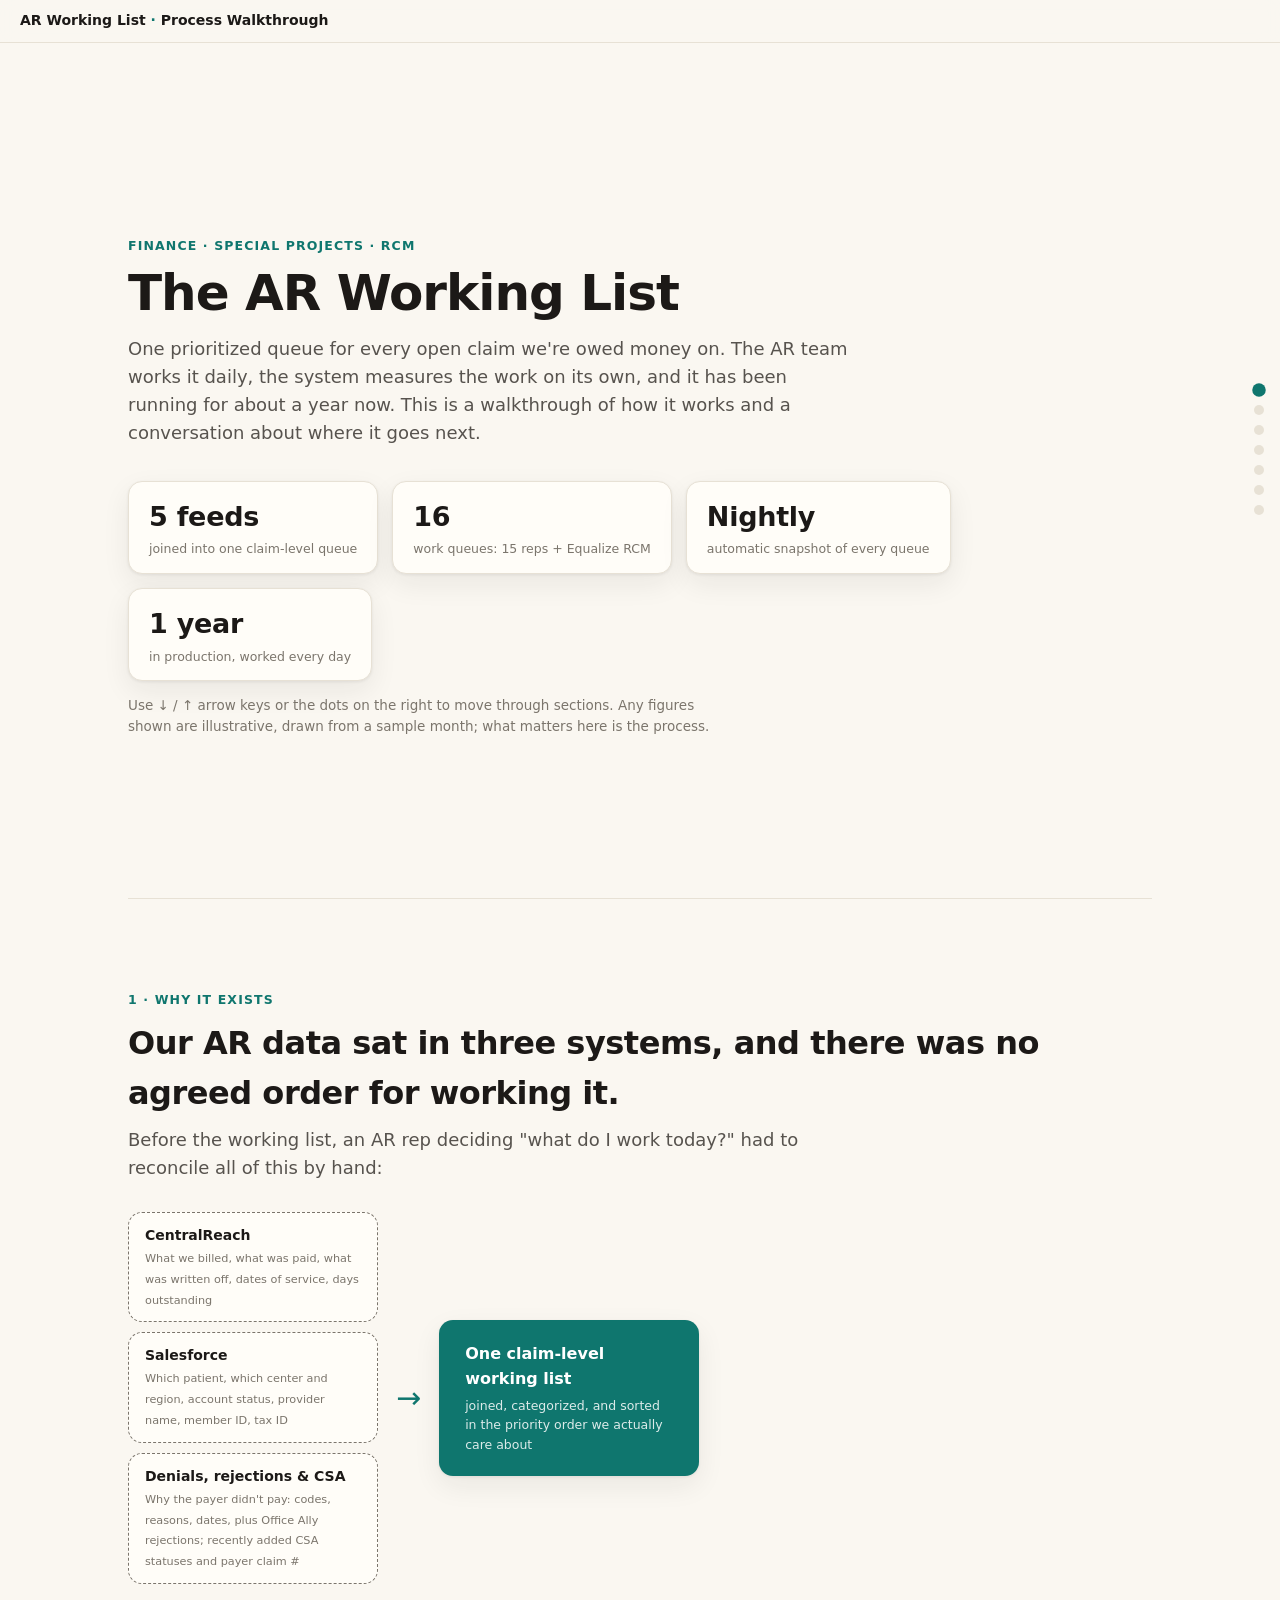
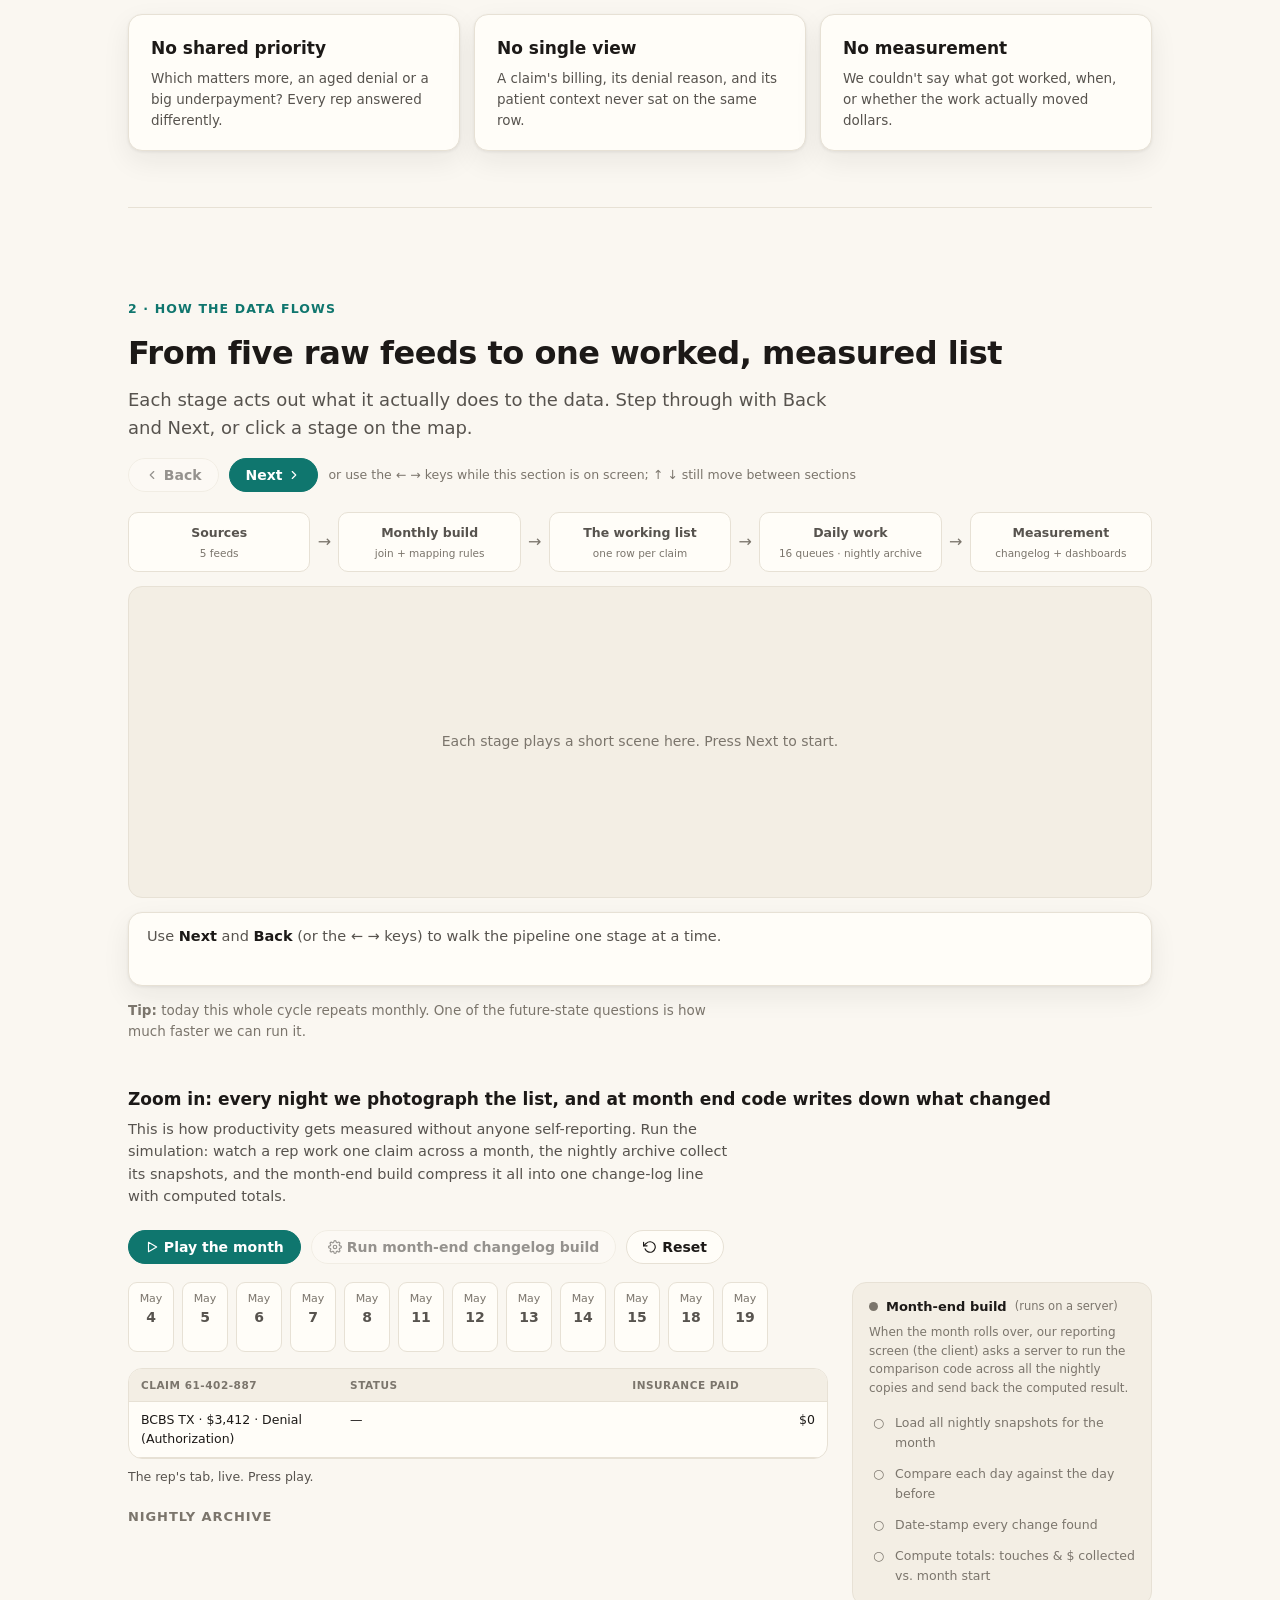
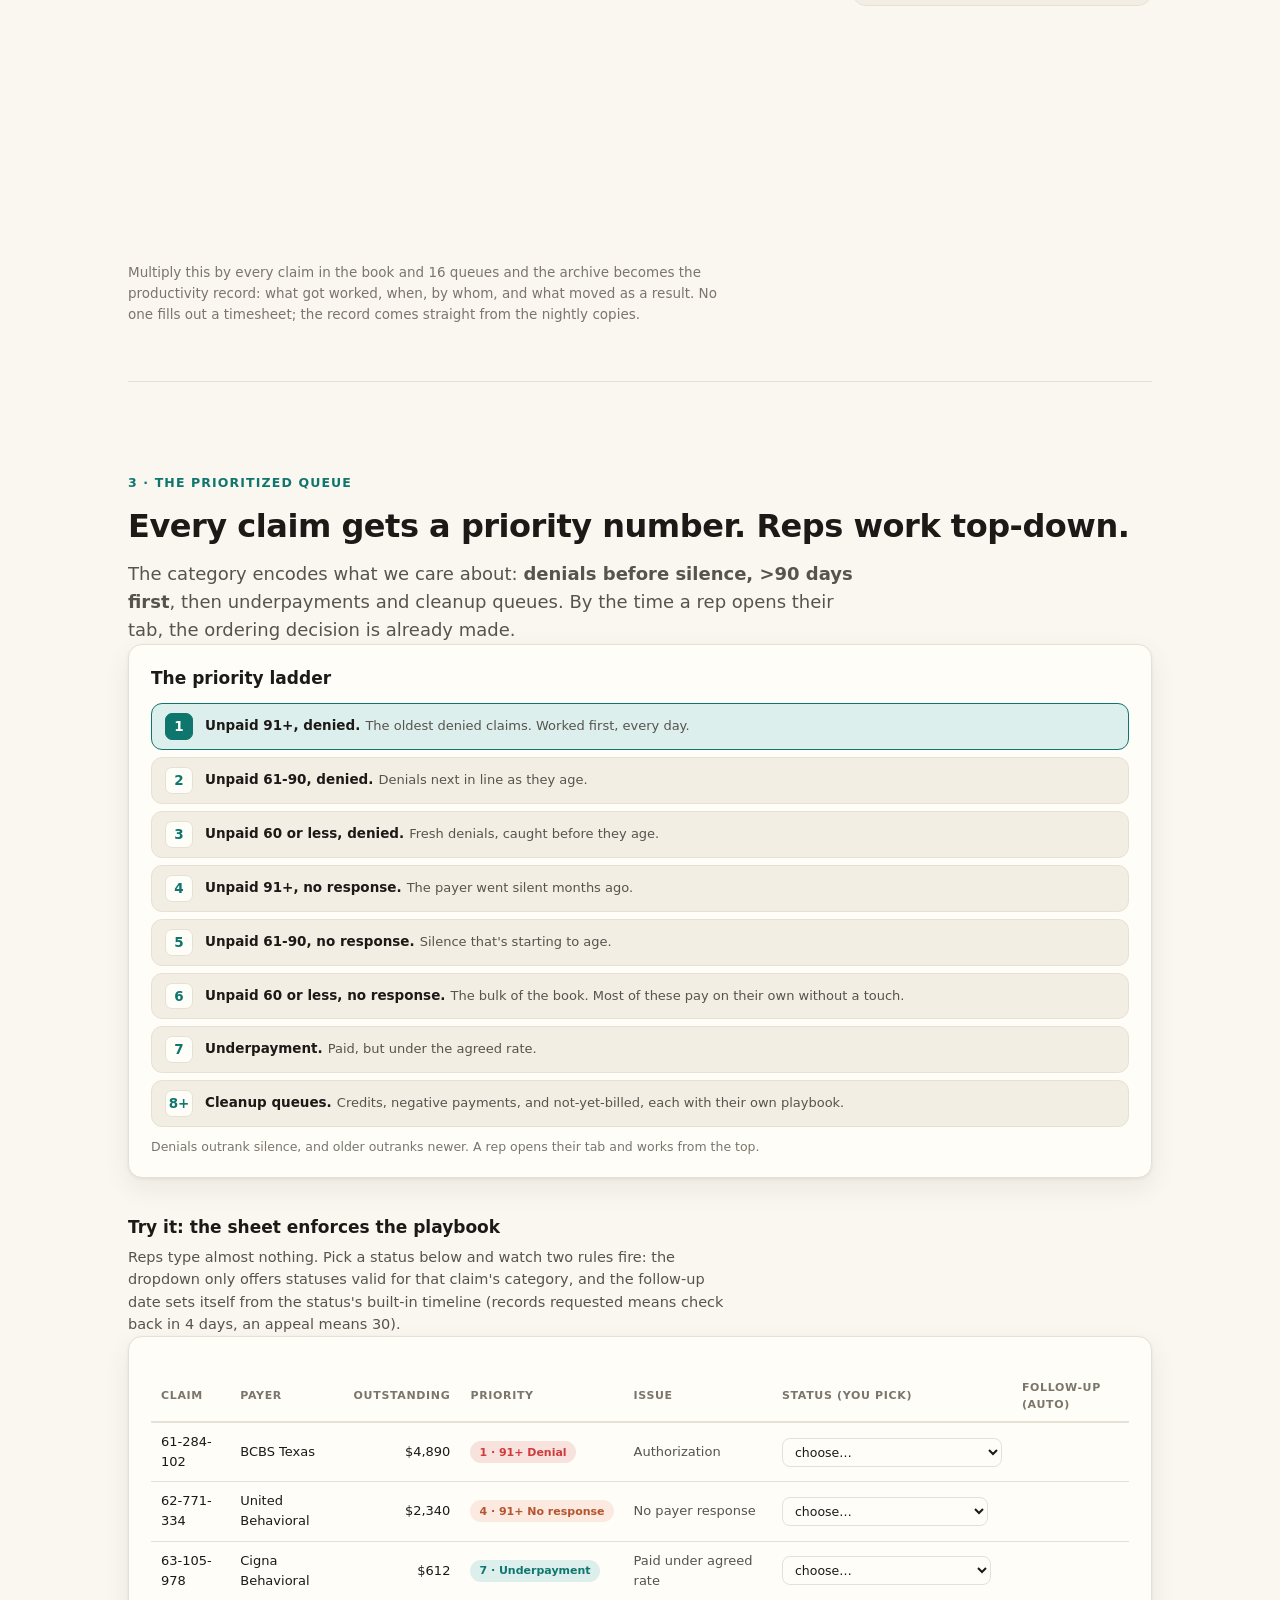
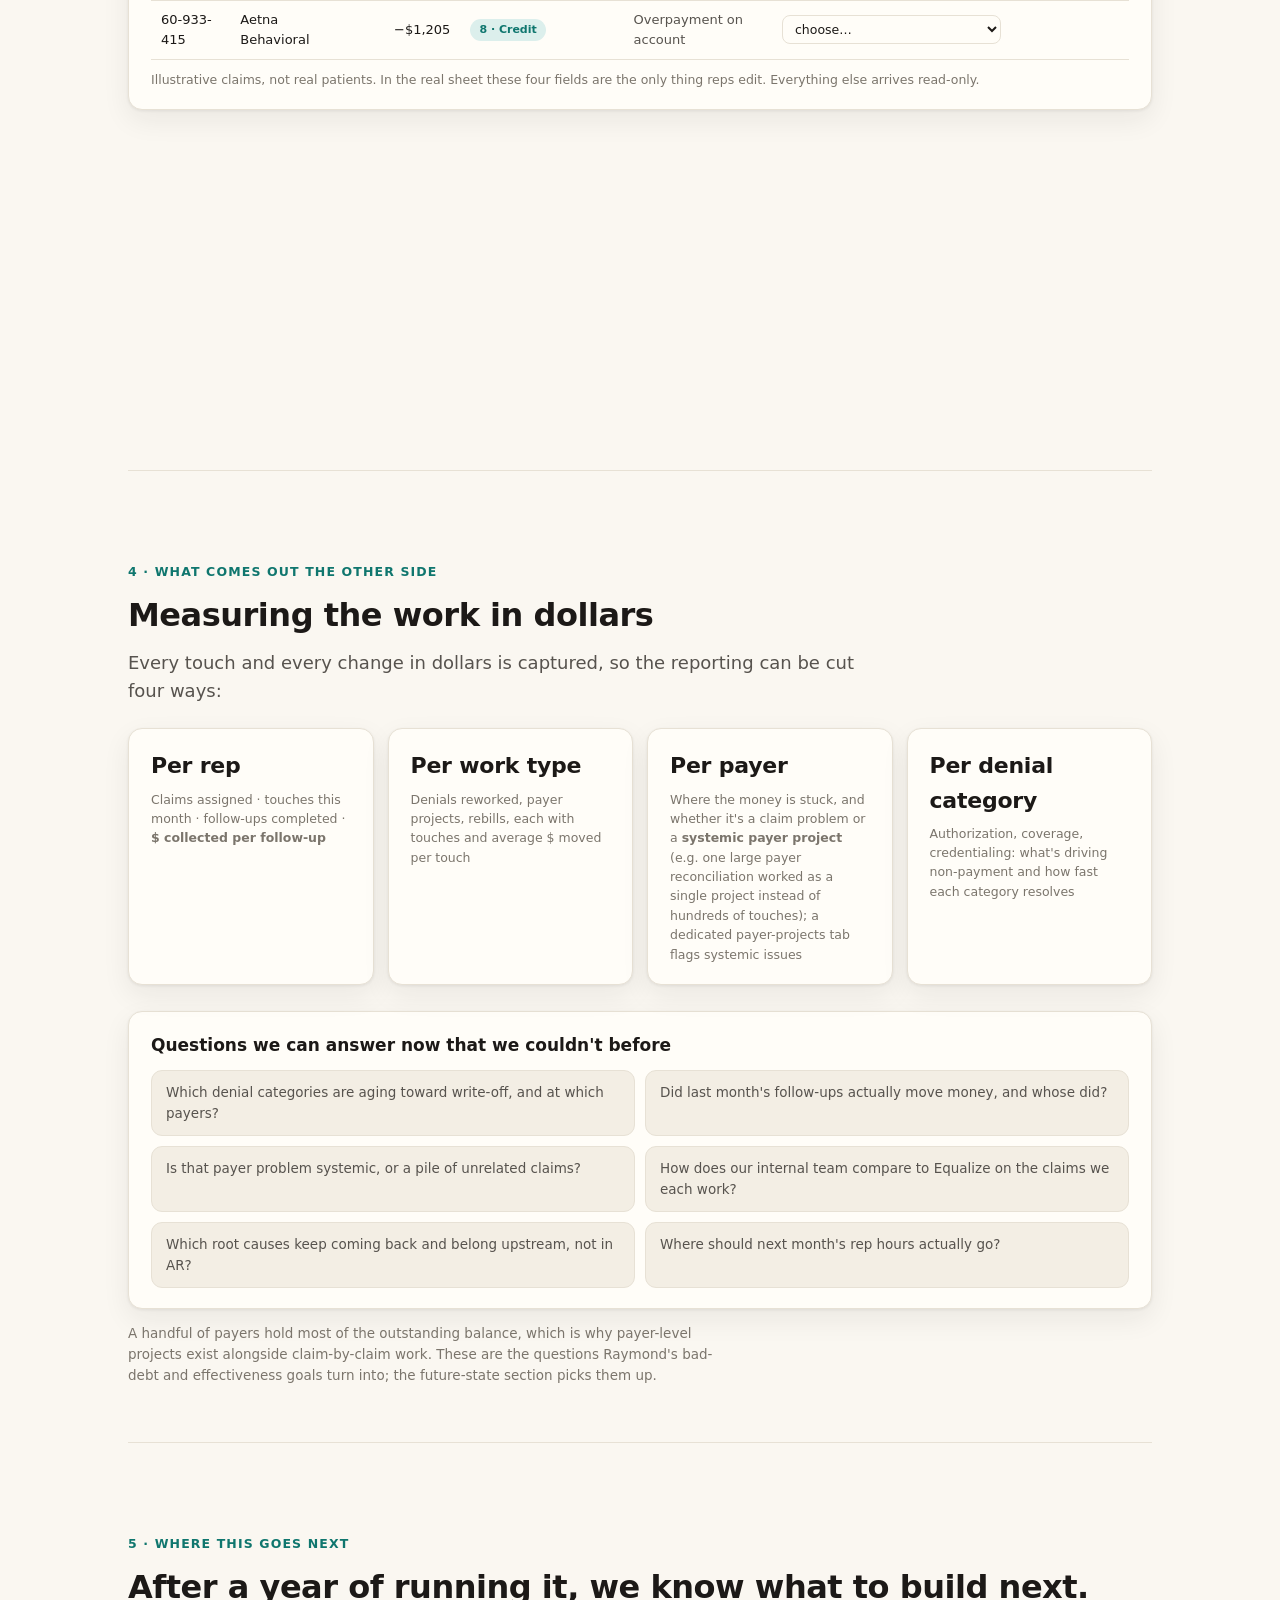
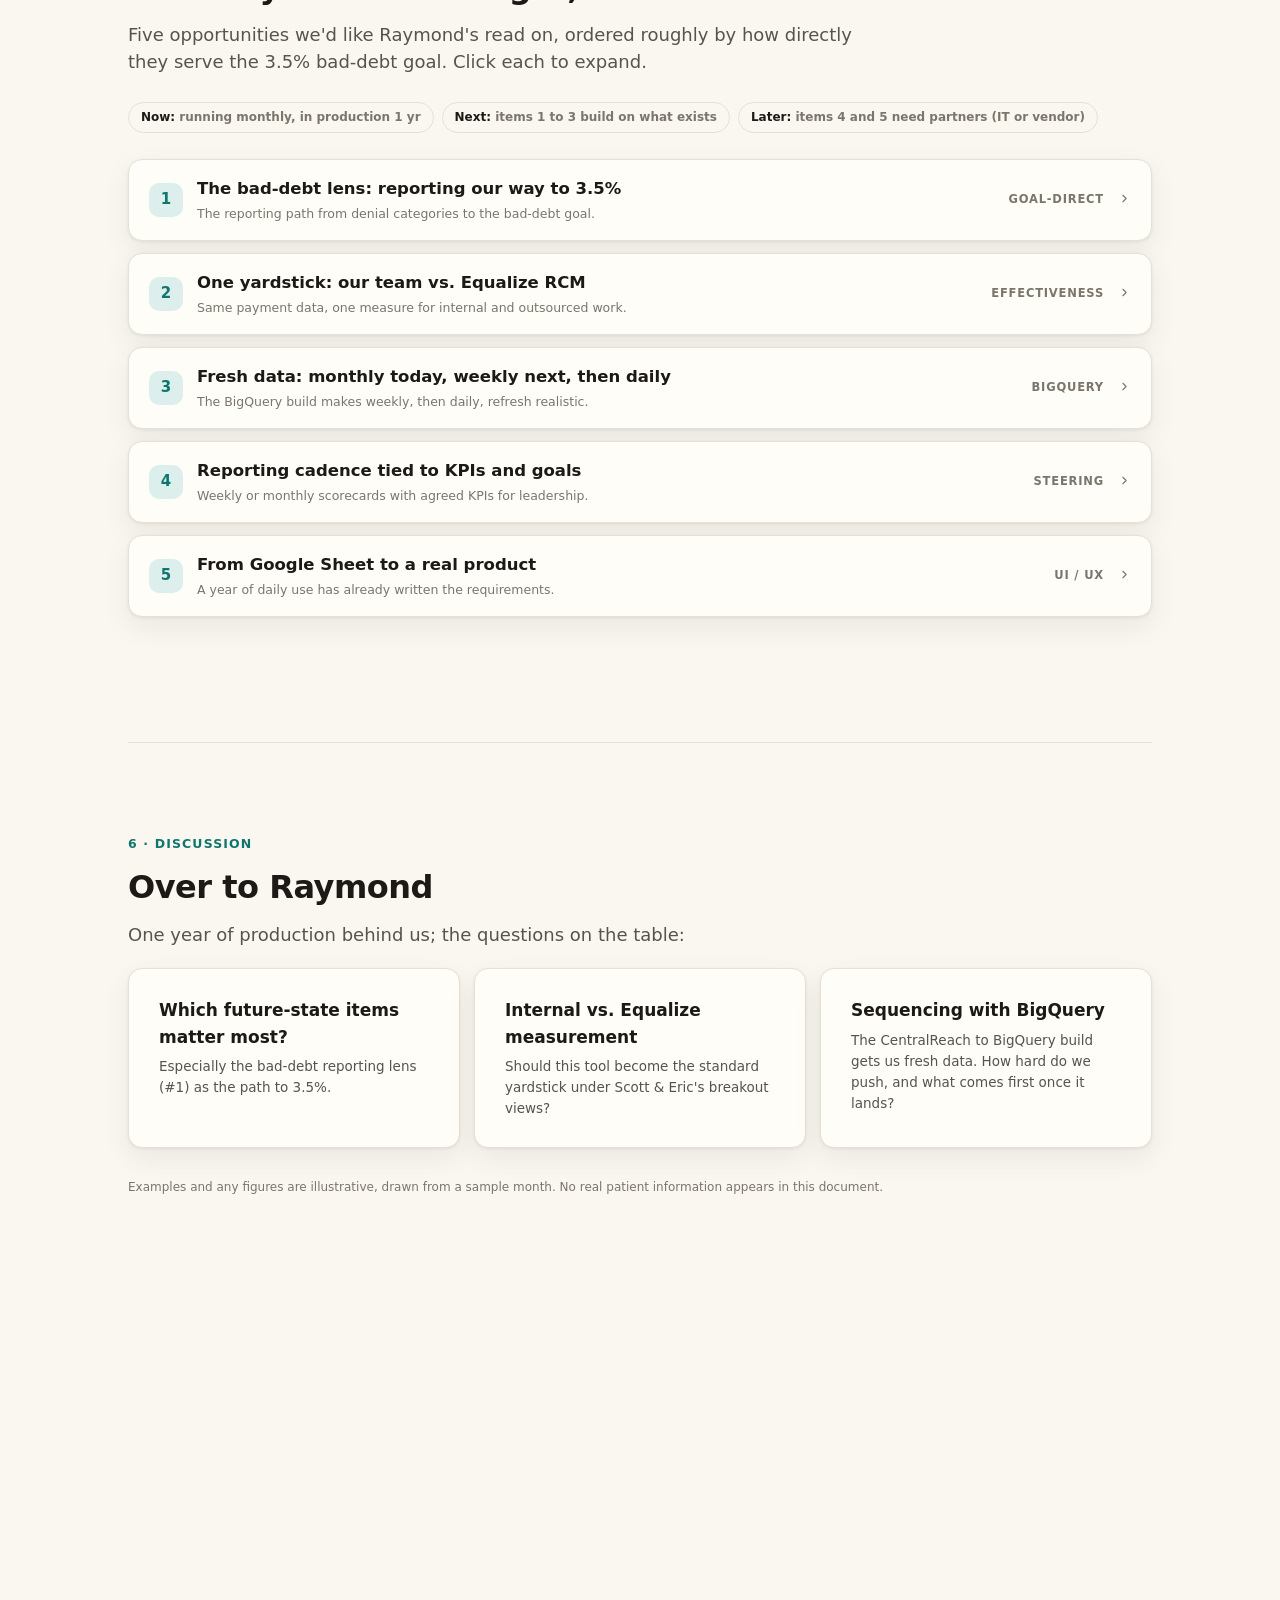
<file: ar-worklist-presentation.html>
<!DOCTYPE html>
<html lang="en" data-theme="warm">
<head>
<meta charset="UTF-8">
<meta name="viewport" content="width=device-width, initial-scale=1.0">
<title>The AR Working List · Process Walkthrough</title>
<link rel="icon" href="data:image/svg+xml,%3Csvg xmlns='http://www.w3.org/2000/svg' viewBox='0 0 32 32'%3E%3Crect width='32' height='32' rx='7' fill='%231c5cab'/%3E%3Cpath d='M8 10h16M8 16h11M8 22h13' stroke='white' stroke-width='3' stroke-linecap='round'/%3E%3C/svg%3E">
<style>
  /* ============ THEMES ============ */
  :root{
    --font: system-ui, -apple-system, "Segoe UI", sans-serif;
    --good:#0ca30c; --warn:#fab219; --serious:#ec835a; --critical:#d03b3b;
    --good-text:#006300;
  }
  html[data-theme="warm"]{
    --bg:#faf7f1; --surface:#fffdf8; --surface-2:#f3eee4;
    --ink:#1c1917; --ink-2:#57534e; --muted:#7b756c;
    --line:#e7e1d5; --accent:#0f766e; --accent-soft:#dcefec; --accent-ink:#ffffff;
    --radius:14px; --shadow:0 1px 3px rgba(28,25,23,.07),0 10px 28px rgba(28,25,23,.07);
  }

  /* ============ BASE ============ */
  *{box-sizing:border-box; margin:0;}
  html{scroll-behavior:smooth;}
  body{
    font-family:var(--font); background:var(--bg); color:var(--ink);
    line-height:1.55; transition:background .3s,color .3s;
  }
  main{max-width:1080px; margin:0 auto; padding:0 28px;}
  section{padding:88px 0 56px; min-height:100vh; border-bottom:1px solid var(--line);}
  section:last-of-type{border-bottom:none;}
  h1{font-size:clamp(30px,4.6vw,50px); line-height:1.12; letter-spacing:-.02em;}
  h2{font-size:clamp(23px,3vw,32px); letter-spacing:-.015em; margin-bottom:8px;}
  h3{font-size:17px; margin-bottom:6px;}
  p.lead{font-size:18px; color:var(--ink-2); max-width:64ch;}
  p.note{font-size:13.5px; color:var(--muted); margin-top:14px; max-width:70ch;}
  .kicker{
    display:inline-block; font-size:12.5px; font-weight:700; letter-spacing:.09em;
    text-transform:uppercase; color:var(--accent); margin-bottom:10px;
  }
  .card{
    background:var(--surface); border:1px solid var(--line); border-radius:var(--radius);
    box-shadow:var(--shadow); padding:20px 22px; transition:background .3s,border-color .3s;
  }
  button{
    font-family:var(--font); font-size:14px; font-weight:600; cursor:pointer;
    border:1px solid var(--line); background:var(--surface); color:var(--ink);
    border-radius:999px; padding:8px 16px; transition:all .18s;
  }
  button:hover{border-color:var(--accent); color:var(--accent);}
  button.primary{background:var(--accent); border-color:var(--accent); color:var(--accent-ink);}
  button.primary:hover{filter:brightness(1.1); color:var(--accent-ink);}
  button:disabled{opacity:.45; cursor:default; pointer-events:none;}
  .ic{
    width:1em; height:1em; display:inline-block; vertical-align:-.125em;
    fill:none; stroke:currentColor; stroke-width:2; stroke-linecap:round; stroke-linejoin:round;
  }

  /* ============ TOP BAR ============ */
  .topbar{
    position:sticky; top:0; z-index:50; display:flex; align-items:center; gap:14px;
    padding:10px 20px; background:color-mix(in srgb, var(--bg) 86%, transparent);
    backdrop-filter:blur(10px); border-bottom:1px solid var(--line);
  }
  .topbar .brand{font-weight:700; font-size:14px; white-space:nowrap;}
  .topbar .brand span{color:var(--accent);}
  @media(max-width:700px){
    .topbar{position:static; flex-wrap:wrap; gap:8px; padding:12px 16px;}
  }

  /* ============ SIDE NAV DOTS ============ */
  .dots{
    position:fixed; right:16px; top:50%; transform:translateY(-50%); z-index:40;
    display:flex; flex-direction:column; gap:10px;
  }
  .dots a{
    width:10px; height:10px; border-radius:50%; background:var(--line);
    transition:all .25s; position:relative;
  }
  .dots a.active{background:var(--accent); transform:scale(1.35);}
  .dots a:hover::after{
    content:attr(data-label); position:absolute; right:20px; top:50%; transform:translateY(-50%);
    background:var(--ink); color:var(--bg); font-size:11.5px; font-weight:600;
    padding:4px 10px; border-radius:6px; white-space:nowrap;
  }
  @media(max-width:900px){.dots{display:none;}}

  /* ============ REVEAL ANIMATION ============ */
  .rv{opacity:0; transform:translateY(22px); transition:opacity .6s ease,transform .6s ease;}
  .rv.in{opacity:1; transform:none;}
  .rv.d1{transition-delay:.1s}.rv.d2{transition-delay:.22s}.rv.d3{transition-delay:.34s}.rv.d4{transition-delay:.46s}

  /* ============ TITLE ============ */
  #title{display:flex; flex-direction:column; justify-content:center; min-height:calc(100vh - 44px);}
  .title-stats{display:flex; gap:14px; flex-wrap:wrap; margin-top:34px;}
  .stat{
    background:var(--surface); border:1px solid var(--line); border-radius:var(--radius);
    box-shadow:var(--shadow); padding:14px 20px; min-width:150px;
  }
  .stat .v{font-size:27px; font-weight:650; letter-spacing:-.01em;}
  .stat .l{font-size:12.5px; color:var(--muted); margin-top:2px;}
  .stat .d{font-size:12px; color:var(--good-text); font-weight:600;}

  /* ============ PROBLEM SECTION ============ */
  .silo-wrap{display:flex; align-items:center; gap:18px; margin-top:30px; flex-wrap:wrap;}
  .silos{display:flex; flex-direction:column; gap:10px;}
  .silo{
    padding:12px 16px; border-radius:var(--radius); border:1px dashed var(--muted);
    background:var(--surface); font-size:13.5px; max-width:250px;
    transition:transform .5s, border-color .5s;
  }
  .silo b{display:block; font-size:14px;}
  .silo small{color:var(--muted);}
  .converge-arrow{font-size:30px; color:var(--accent); flex-shrink:0;}
  .one-list{
    padding:22px 26px; border-radius:var(--radius); background:var(--accent);
    color:var(--accent-ink); font-weight:650; font-size:16px; box-shadow:var(--shadow);
    max-width:260px;
  }
  .one-list small{display:block; font-weight:400; opacity:.85; font-size:12.5px; margin-top:4px;}
  .pains{display:grid; grid-template-columns:repeat(auto-fit,minmax(240px,1fr)); gap:14px; margin-top:30px;}

  /* ============ PIPELINE (stepped stages) ============ */
  .pl-controls{display:flex; gap:10px; margin-top:16px; align-items:center; flex-wrap:wrap;}
  .pl-controls .hint{font-size:12.5px; color:var(--muted);}
  .pl-map{display:flex; align-items:stretch; margin-top:20px;}
  .pl-node{
    flex:1; text-align:center; font-size:12.5px; font-weight:700; padding:10px 8px;
    border:1.5px solid var(--line); border-radius:10px; background:var(--surface);
    color:var(--ink-2); cursor:pointer; transition:all .3s;
  }
  .pl-node small{display:block; font-weight:400; color:var(--muted); font-size:10.5px; margin-top:2px;}
  .pl-node:hover{border-color:var(--accent);}
  .pl-node.on{
    border-color:var(--accent); background:var(--accent-soft); color:var(--ink);
    box-shadow:0 0 0 3px color-mix(in srgb, var(--accent) 18%, transparent);
  }
  .pl-arrow{width:28px; display:flex; align-items:center; justify-content:center; color:var(--muted); flex-shrink:0;}
  .pl-stagebox{
    margin-top:14px; border:1px solid var(--line); border-radius:var(--radius);
    background:var(--surface-2); overflow:hidden; position:relative; height:312px;
  }
  .pl-scene{position:absolute; left:50%; top:14px; transform:translateX(-50%); width:680px; height:284px;}
  .pl-idle{
    position:absolute; inset:0; display:flex; align-items:center; justify-content:center;
    color:var(--muted); font-size:14px; padding:0 30px; text-align:center; transition:opacity .45s;
  }
  .pl-idle.off{opacity:0;}
  .pl-vig{position:absolute; inset:0; opacity:0; pointer-events:none; transition:opacity .45s;}
  .pl-vig.on{opacity:1;}
  .pl-cap{
    margin-top:14px; min-height:74px; font-size:14.5px; color:var(--ink-2);
    border:1px solid var(--line); padding:12px 18px; background:var(--surface);
    border-radius:var(--radius); box-shadow:var(--shadow);
  }
  .pl-cap b{color:var(--ink);}
  @keyframes plIn{from{opacity:0; transform:translateY(14px);} to{opacity:1; transform:none;}}

  /* stage 0: sources */
  .pl-chip{
    position:absolute; font-size:12px; font-weight:600; padding:7px 13px; border-radius:999px;
    background:var(--surface); border:1px dashed var(--muted); color:var(--ink-2);
    box-shadow:var(--shadow); opacity:0;
  }
  .pl-vig[data-v="0"] .pl-chip:nth-child(1){top:52px; left:40px;}
  .pl-vig[data-v="0"] .pl-chip:nth-child(2){top:150px; left:130px;}
  .pl-vig[data-v="0"] .pl-chip:nth-child(3){top:60px; left:290px;}
  .pl-vig[data-v="0"] .pl-chip:nth-child(4){top:158px; left:400px;}
  .pl-vig[data-v="0"] .pl-chip:nth-child(5){top:66px; left:490px;}
  .pl-vig[data-v="0"].on .pl-chip{animation:plIn .6s cubic-bezier(.16,1,.3,1) forwards;}
  .pl-vig[data-v="0"].on .pl-chip:nth-child(1){animation-delay:.1s;}
  .pl-vig[data-v="0"].on .pl-chip:nth-child(2){animation-delay:.5s;}
  .pl-vig[data-v="0"].on .pl-chip:nth-child(3){animation-delay:.9s;}
  .pl-vig[data-v="0"].on .pl-chip:nth-child(4){animation-delay:1.3s;}
  .pl-vig[data-v="0"].on .pl-chip:nth-child(5){animation-delay:1.7s;}

  /* stage 1: the build joins them */
  .pl-vig[data-v="1"] .pl-chip{opacity:1;}
  .pl-vig[data-v="1"] .pl-chip:nth-child(1){top:52px; left:40px;}
  .pl-vig[data-v="1"] .pl-chip:nth-child(2){top:150px; left:130px;}
  .pl-vig[data-v="1"] .pl-chip:nth-child(3){top:60px; left:290px;}
  .pl-vig[data-v="1"] .pl-chip:nth-child(4){top:158px; left:400px;}
  .pl-vig[data-v="1"] .pl-chip:nth-child(5){top:66px; left:490px;}
  .pl-vig[data-v="1"].on .pl-chip{animation:plMerge 1.5s cubic-bezier(.5,0,.2,1) .4s forwards;}
  @keyframes plMerge{60%{opacity:1;} 100%{top:140px; left:290px; opacity:0; transform:scale(.4);}}
  .pl-joinbar{
    position:absolute; top:126px; left:150px; width:380px; padding:10px 16px; text-align:center;
    background:var(--surface); border:1.5px solid var(--accent); border-radius:10px;
    font-size:13px; font-weight:700; box-shadow:var(--shadow); opacity:0;
  }
  .pl-joinbar small{display:block; font-weight:400; color:var(--muted); font-size:11px;}
  .pl-vig[data-v="1"].on .pl-joinbar{animation:plIn .7s ease-out 1.7s forwards;}

  /* stage 2: before / after, what the rep sees */
  .pl-before{position:absolute; top:10px; left:0; width:258px;}
  .pl-before h4, .pl-aftercard h4{
    font-size:10.5px; text-transform:uppercase; letter-spacing:.07em; color:var(--muted); margin:0 0 8px;
  }
  .pl-bf{
    font-family:ui-monospace,Consolas,monospace; font-size:10.5px; padding:5px 9px;
    border:1px dashed var(--muted); border-radius:7px; margin-bottom:6px;
    background:var(--surface); color:var(--ink-2);
  }
  .pl-bf b{font-family:var(--font); font-size:10px; color:var(--ink); display:block;}
  .pl-mid{position:absolute; top:124px; left:272px; font-size:26px; color:var(--accent);}
  .pl-aftercard{
    position:absolute; top:10px; left:322px; width:356px; padding:12px 16px;
    background:var(--surface); border:1.5px solid var(--accent); border-radius:10px; box-shadow:var(--shadow);
  }
  .pl-af{
    display:flex; justify-content:space-between; gap:10px; font-size:12px; padding:7px 0;
    border-bottom:1px solid var(--line); color:var(--ink-2); opacity:0;
  }
  .pl-af:last-child{border-bottom:none;}
  .pl-af b{color:var(--ink); font-weight:650; text-align:right;}
  .pl-vig[data-v="2"].on .pl-af{animation:plIn .5s ease-out forwards;}
  .pl-vig[data-v="2"].on .pl-af:nth-of-type(2){animation-delay:.25s;}
  .pl-vig[data-v="2"].on .pl-af:nth-of-type(3){animation-delay:.5s;}
  .pl-vig[data-v="2"].on .pl-af:nth-of-type(4){animation-delay:.75s;}
  .pl-vig[data-v="2"].on .pl-af:nth-of-type(5){animation-delay:1s;}
  .pl-pill{
    font-size:10.5px; font-weight:700; padding:2px 9px; border-radius:999px; white-space:nowrap;
    background:color-mix(in srgb,var(--critical) 12%, var(--surface)); color:var(--critical);
  }

  /* stage 3: dealt into queues, archived nightly */
  .pl-deckbar{
    position:absolute; top:14px; left:210px; width:260px; padding:9px 14px; text-align:center;
    font-size:12.5px; font-weight:700; background:var(--accent); color:var(--accent-ink);
    border-radius:10px; box-shadow:var(--shadow);
  }
  .pl-deckbar small{display:block; font-weight:400; opacity:.85; font-size:10.5px;}
  .pl-tab{
    position:absolute; top:150px; width:200px; padding:9px 13px 11px; font-size:11.5px;
    background:var(--surface); border:1px solid var(--line); border-radius:10px; box-shadow:var(--shadow);
  }
  .pl-tab b{display:block; font-size:11.5px; margin-bottom:5px;}
  .pl-tab .mini{height:7px; border-radius:4px; background:var(--surface-2); margin-top:4px;}
  .pl-tab:nth-of-type(2){left:10px;}
  .pl-tab:nth-of-type(3){left:240px;}
  .pl-tab:nth-of-type(4){left:470px;}
  .pl-deal{
    position:absolute; top:56px; left:310px; width:60px; height:12px; border-radius:6px;
    background:var(--accent-soft); border:1px solid var(--accent); opacity:0;
  }
  .pl-vig[data-v="3"].on .pl-deal:nth-of-type(5){animation:plDeal1 .9s ease-out .4s forwards;}
  .pl-vig[data-v="3"].on .pl-deal:nth-of-type(6){animation:plDeal2 .9s ease-out 1s forwards;}
  .pl-vig[data-v="3"].on .pl-deal:nth-of-type(7){animation:plDeal3 .9s ease-out 1.6s forwards;}
  @keyframes plDeal1{0%{opacity:1;} 100%{opacity:1; top:186px; left:70px;}}
  @keyframes plDeal2{0%{opacity:1;} 100%{opacity:1; top:186px; left:300px;}}
  @keyframes plDeal3{0%{opacity:1;} 100%{opacity:1; top:186px; left:530px;}}
  .pl-camnote{
    position:absolute; top:238px; left:190px; width:300px; text-align:center; font-size:12px;
    color:var(--ink-2); opacity:0;
  }
  .pl-camnote svg{color:var(--good-text);}
  .pl-vig[data-v="3"].on .pl-camnote{animation:plIn .6s ease-out 2.3s forwards;}

  /* stage 4: month end */
  .pl-cal{position:absolute; top:30px; left:190px; display:flex; gap:8px;}
  .pl-day{
    width:36px; height:36px; border-radius:8px; border:1px solid var(--line); background:var(--surface);
    font-size:10px; display:flex; align-items:center; justify-content:center; color:var(--muted);
  }
  .pl-vig[data-v="4"].on .pl-day{animation:plSnap .5s ease-out forwards;}
  .pl-vig[data-v="4"].on .pl-day:nth-child(1){animation-delay:.2s;}
  .pl-vig[data-v="4"].on .pl-day:nth-child(2){animation-delay:.45s;}
  .pl-vig[data-v="4"].on .pl-day:nth-child(3){animation-delay:.7s;}
  .pl-vig[data-v="4"].on .pl-day:nth-child(4){animation-delay:.95s;}
  .pl-vig[data-v="4"].on .pl-day:nth-child(5){animation-delay:1.2s;}
  .pl-vig[data-v="4"].on .pl-day:nth-child(6){animation-delay:1.45s;}
  .pl-vig[data-v="4"].on .pl-day:nth-child(7){animation-delay:1.7s;}
  @keyframes plSnap{
    50%{border-color:var(--good); box-shadow:0 0 0 3px color-mix(in srgb, var(--good) 25%, transparent);}
    100%{border-color:var(--good); color:var(--good-text);}
  }
  .pl-tally{
    position:absolute; top:120px; left:90px; width:500px; padding:12px 16px; font-size:12.5px;
    background:var(--surface); border:1.5px solid var(--good); border-radius:10px; box-shadow:var(--shadow);
    color:var(--ink-2); opacity:0;
  }
  .pl-tally b{color:var(--ink);}
  .pl-vig[data-v="4"].on .pl-tally{animation:plIn .7s ease-out 2.1s forwards;}

  .pl-scene{transform-origin:top center;}
  @media(max-width:740px){
    .pl-map{display:grid; grid-template-columns:repeat(2,1fr); gap:8px;}
    .pl-arrow{display:none;}
  }

  .chart-note{font-size:12.5px; color:var(--muted); margin-top:10px;}

  /* ============ PRIORITY LADDER ============ */
  .ladder{display:flex; flex-direction:column; gap:7px;}
  .lrow{
    display:flex; gap:12px; align-items:flex-start; padding:9px 13px;
    border:1px solid var(--line); border-radius:calc(var(--radius) - 3px); background:var(--surface-2);
  }
  .lrow .ln{
    font-weight:800; color:var(--accent); font-size:13.5px; min-width:28px; text-align:center;
    background:var(--surface); border:1px solid var(--line); border-radius:7px; padding:2px 0; flex-shrink:0;
  }
  .lrow b{font-size:13.5px;}
  .lrow .ld{color:var(--ink-2); font-size:13px;}
  .lrow.top{border-color:var(--accent); background:var(--accent-soft);}
  .lrow.top .ln{background:var(--accent); border-color:var(--accent); color:var(--accent-ink);}

  /* ============ QUESTIONS GRID ============ */
  .qgrid{display:grid; grid-template-columns:1fr 1fr; gap:10px;}
  @media(max-width:700px){.qgrid{grid-template-columns:1fr;}}
  .qgrid .q{
    padding:11px 14px; border:1px solid var(--line); border-radius:calc(var(--radius) - 3px);
    background:var(--surface-2); font-size:13.5px; color:var(--ink-2);
  }

  /* ============ WORKLIST DEMO ============ */
  .demo-table{width:100%; border-collapse:collapse; font-size:13px; margin-top:14px;}
  .demo-table th{
    text-align:left; font-size:11px; text-transform:uppercase; letter-spacing:.06em;
    color:var(--muted); padding:8px 10px; border-bottom:2px solid var(--line);
  }
  .demo-table td{padding:9px 10px; border-bottom:1px solid var(--line); vertical-align:middle;}
  .demo-table tr:hover td{background:var(--surface-2);}
  .pill{
    display:inline-block; font-size:11px; font-weight:700; padding:2.5px 9px; border-radius:999px;
    background:var(--accent-soft); color:var(--accent); white-space:nowrap;
  }
  .pill.p1{background:color-mix(in srgb,var(--critical) 14%, var(--surface)); color:var(--critical);}
  .pill.p2{background:color-mix(in srgb,var(--serious) 16%, var(--surface)); color:#b4552f;}
  .demo-table select{
    font-family:var(--font); font-size:12.5px; padding:5px 8px; border-radius:8px;
    border:1px solid var(--line); background:var(--surface); color:var(--ink); max-width:220px;
  }
  .fu-chip{
    display:inline-block; font-size:11.5px; font-weight:600; padding:3px 9px; border-radius:8px;
    background:var(--surface-2); color:var(--ink-2); opacity:0; transform:translateY(6px);
    transition:all .4s;
  }
  .fu-chip.show{opacity:1; transform:none;}
  .fu-chip b{color:var(--good-text);}
  .money{font-variant-numeric:tabular-nums; text-align:right;}

  /* ============ ARCHIVE SIMULATOR ============ */
  .sim{margin-top:22px;}
  .sim-stage{display:grid; grid-template-columns:1fr 300px; gap:24px; align-items:start;}
  @media(max-width:860px){.sim-stage{grid-template-columns:1fr;}}
  .day-strip{display:flex; gap:8px; flex-wrap:wrap; margin-bottom:16px;}
  .day{
    width:46px; text-align:center; font-size:11px; padding:7px 0 5px; border-radius:9px;
    border:1px solid var(--line); background:var(--surface); color:var(--muted);
    transition:all .3s;
  }
  .day b{display:block; font-size:14px; color:var(--ink-2);}
  .day.today{border-color:var(--accent); background:var(--accent-soft); color:var(--accent);}
  .day.today b{color:var(--accent);}
  .day.snapped{border-style:solid; border-color:var(--good); }
  .day .cam{font-size:11px; visibility:hidden;}
  .day.snapped .cam{visibility:visible; color:var(--good);}
  .sheet-mini{
    border:1px solid var(--line); border-radius:var(--radius); overflow:hidden; font-size:12.5px;
    background:var(--surface);
  }
  .sheet-mini .rowline{display:grid; grid-template-columns:1.1fr 1.5fr 1fr; gap:8px; padding:8px 12px; border-bottom:1px solid var(--line);}
  .sheet-mini .rowline.head{font-size:10.5px; text-transform:uppercase; letter-spacing:.05em; color:var(--muted); background:var(--surface-2); font-weight:700;}
  .sheet-mini .chg{animation:flashCell 1s;}
  @keyframes flashCell{0%{background:var(--accent-soft);}100%{background:transparent;}}
  .stack{position:relative; height:106px; margin-top:10px;}
  .snapcard{
    position:absolute; left:0; right:36px; height:48px; border-radius:9px;
    background:var(--surface); border:1px solid var(--line); box-shadow:var(--shadow);
    font-size:11.5px; padding:8px 12px 5px; color:var(--ink-2); overflow:hidden;
    transition:all .5s cubic-bezier(.2,.7,.2,1); opacity:0; transform:translateY(-26px) scale(.95);
  }
  .snapcard b{font-size:12px; color:var(--ink);}
  .snapcard.landed{opacity:1; transform:none;}
  .snapcard.buried{background:var(--surface-2);}
  .sim-log{font-size:12.5px; color:var(--ink-2); min-height:20px; margin-top:8px;}
  .server-panel{position:sticky; top:70px;}
  .server-box{
    border:1.5px solid var(--line); border-radius:var(--radius); padding:14px 16px;
    background:var(--surface-2); font-size:13px;
  }
  .server-box .srv-title{display:flex; gap:8px; align-items:center; font-weight:700; font-size:13px;}
  .srv-dot{width:9px; height:9px; border-radius:50%; background:var(--muted);}
  .srv-dot.on{background:var(--good); animation:blink 1s infinite;}
  @keyframes blink{50%{opacity:.35;}}
  .srv-steps{margin:10px 0 0; padding:0; list-style:none;}
  .srv-steps li{
    padding:6px 0 6px 26px; position:relative; color:var(--muted); font-size:12.5px;
    transition:color .3s;
  }
  .srv-steps li::before{
    content:"○"; position:absolute; left:4px; color:var(--muted);
  }
  .srv-steps li.doing{color:var(--ink);}
  .srv-steps li.doing::before{content:"◐"; color:var(--accent);}
  .srv-steps li.done{color:var(--ink-2);}
  .srv-steps li.done::before{content:"●"; color:var(--good);}
  .result-card{
    margin-top:16px; border:1.5px solid var(--good); border-radius:var(--radius);
    padding:14px 16px; background:var(--surface); opacity:0; transform:translateY(14px);
    transition:all .5s; font-size:13px;
  }
  .result-card.show{opacity:1; transform:none;}
  .result-card .cl{
    font-family:ui-monospace,Consolas,monospace; font-size:12px; background:var(--surface-2);
    border-radius:8px; padding:8px 10px; margin:8px 0; min-height:34px; color:var(--ink-2);
    word-break:break-word;
  }
  .result-kpis{display:flex; gap:16px; flex-wrap:wrap; margin-top:6px;}
  .result-kpis .k{font-size:12px; color:var(--muted);}
  .result-kpis .k b{display:block; font-size:17px; color:var(--ink); font-weight:650;}
  .result-kpis .k b.up{color:var(--good-text);}

  /* ============ MEASURE SECTION ============ */
  .metric-grid{display:grid; grid-template-columns:repeat(auto-fit,minmax(230px,1fr)); gap:14px; margin-top:24px;}
  .metric-grid .card b.big{font-size:22px; letter-spacing:-.01em;}
  .metric-grid .card .sub{font-size:12.5px; color:var(--muted);}

  /* ============ FUTURE ============ */
  .future-list{display:flex; flex-direction:column; gap:12px; margin-top:26px;}
  .fitem{
    border:1px solid var(--line); border-radius:var(--radius); background:var(--surface);
    box-shadow:var(--shadow); overflow:hidden; transition:border-color .25s;
  }
  .fitem.open{border-color:var(--accent);}
  .fhead{
    display:flex; align-items:center; gap:14px; padding:16px 20px; cursor:pointer; user-select:none;
    transition:background .2s;
  }
  .fhead:hover{background:var(--surface-2);}
  .fht{flex:1; min-width:0;}
  .ftease{display:block; font-size:12.5px; color:var(--muted); font-weight:400; margin-top:3px;}
  .fnum{
    width:34px; height:34px; border-radius:10px; background:var(--accent-soft); color:var(--accent);
    display:flex; align-items:center; justify-content:center; font-weight:800; font-size:15px; flex-shrink:0;
  }
  .fhead h3{margin:0; font-size:16.5px;}
  .fhead .tag{margin-left:auto; font-size:11.5px; font-weight:700; color:var(--muted); text-transform:uppercase; letter-spacing:.07em; white-space:nowrap;}
  .fhead .chev{color:var(--muted); transition:transform .3s; font-size:13px;}
  .fitem.open .chev{transform:rotate(90deg);}
  .fbody{
    max-height:0; overflow:hidden; transition:max-height .45s ease;
    font-size:14.5px; color:var(--ink-2);
  }
  .fbody-inner{padding:2px 20px 18px 68px;}
  .fbody ul{margin:8px 0 0 18px; padding:0;}
  .fbody li{margin-bottom:5px;}
  .fbody .why{
    font-size:12.5px; font-weight:700; text-transform:uppercase; letter-spacing:.07em;
    color:var(--accent); margin-top:12px;
  }
  .horizon{display:flex; gap:8px; margin-top:26px; flex-wrap:wrap;}
  .hz{font-size:12px; padding:5px 12px; border-radius:999px; border:1px solid var(--line); color:var(--muted); font-weight:600;}
  .hz b{color:var(--ink);}

  /* ============ CLOSING ============ */
  #close .card{padding:28px 30px;}
  .ask-grid{display:grid; grid-template-columns:repeat(auto-fit,minmax(240px,1fr)); gap:14px; margin-top:20px;}
  footer{padding:30px 0 46px; font-size:12px; color:var(--muted);}

  /* ============ REDUCED MOTION ============ */
  @media (prefers-reduced-motion: reduce){
    html{scroll-behavior:auto;}
    .rv{transition:none; transform:none; opacity:1;}
    .snapcard,.fu-chip,.fbody,.chev{transition:none;}
    .pl-vig *{animation:none !important; transition:none !important;}
    .pl-chip,.pl-joinbar,.pl-af,.pl-camnote,.pl-tally{opacity:1 !important;}
    .srv-dot.on{animation:none;}
    .sheet-mini .chg{animation:none;}
  }

</style>
</head>
<body>

<div class="topbar">
  <div class="brand">AR Working List <span>·</span> Process Walkthrough</div>
</div>

<nav class="dots" id="dots"></nav>

<main>

<!-- ============ 1. TITLE ============ -->
<section id="title" data-nav="Overview">
  <span class="kicker rv">Finance · Special Projects · RCM</span>
  <h1 class="rv d1">The AR Working List</h1>
  <p class="lead rv d2" style="margin-top:14px;">
    One prioritized queue for every open claim we're owed money on. The AR team works it daily,
    the system measures the work on its own, and it has been running for about a year now.
    This is a walkthrough of how it works and a conversation about where it goes next.
  </p>
  <div class="title-stats">
    <div class="stat rv d1"><div class="v">5 feeds</div><div class="l">joined into one claim-level queue</div></div>
    <div class="stat rv d2"><div class="v">16</div><div class="l">work queues: 15 reps + Equalize RCM</div></div>
    <div class="stat rv d3"><div class="v">Nightly</div><div class="l">automatic snapshot of every queue</div></div>
    <div class="stat rv d4"><div class="v">1 year</div><div class="l">in production, worked every day</div></div>
  </div>
  <p class="note rv d4">Use ↓ / ↑ arrow keys or the dots on the right to move through sections. Any figures shown are illustrative, drawn from a sample month; what matters here is the process.</p>
</section>

<!-- ============ 2. THE PROBLEM ============ -->
<section id="problem" data-nav="The problem">
  <span class="kicker rv">1 · Why it exists</span>
  <h2 class="rv">Our AR data sat in three systems, and there was no agreed order for working it.</h2>
  <p class="lead rv d1">Before the working list, an AR rep deciding "what do I work today?" had to reconcile all of this by hand:</p>

  <div class="silo-wrap rv d2">
    <div class="silos">
      <div class="silo"><b>CentralReach</b><small>What we billed, what was paid, what was written off, dates of service, days outstanding</small></div>
      <div class="silo"><b>Salesforce</b><small>Which patient, which center and region, account status, provider name, member ID, tax ID</small></div>
      <div class="silo"><b>Denials, rejections &amp; CSA</b><small>Why the payer didn't pay: codes, reasons, dates, plus Office Ally rejections; recently added CSA statuses and payer claim #</small></div>
    </div>
    <div class="converge-arrow">→</div>
    <div class="one-list">One claim-level working list<small>joined, categorized, and sorted in the priority order we actually care about</small></div>
  </div>

  <div class="pains">
    <div class="card rv d1"><h3>No shared priority</h3><p style="font-size:13.5px;color:var(--ink-2);">Which matters more, an aged denial or a big underpayment? Every rep answered differently.</p></div>
    <div class="card rv d2"><h3>No single view</h3><p style="font-size:13.5px;color:var(--ink-2);">A claim's billing, its denial reason, and its patient context never sat on the same row.</p></div>
    <div class="card rv d3"><h3>No measurement</h3><p style="font-size:13.5px;color:var(--ink-2);">We couldn't say what got worked, when, or whether the work actually moved dollars.</p></div>
  </div>
</section>

<!-- ============ 3. PIPELINE ============ -->
<section id="pipeline" data-nav="How data flows">
  <span class="kicker rv">2 · How the data flows</span>
  <h2 class="rv">From five raw feeds to one worked, measured list</h2>
  <p class="lead rv d1">Each stage acts out what it actually does to the data. Step through with Back and Next, or click a stage on the map.</p>

  <div class="pl-controls rv d2">
    <button id="plPrev"><svg class="ic" viewBox="0 0 24 24"><path d="M15 18l-6-6 6-6"/></svg> Back</button>
    <button class="primary" id="plNext">Next <svg class="ic" viewBox="0 0 24 24"><path d="M9 18l6-6-6-6"/></svg></button>
    <span class="hint">or use the ← → keys while this section is on screen; ↑ ↓ still move between sections</span>
  </div>

  <div class="pl-map rv d2" id="plMap">
    <div class="pl-node" data-s="0">Sources<small>5 feeds</small></div>
    <div class="pl-arrow">→</div>
    <div class="pl-node" data-s="1">Monthly build<small>join + mapping rules</small></div>
    <div class="pl-arrow">→</div>
    <div class="pl-node" data-s="2">The working list<small>one row per claim</small></div>
    <div class="pl-arrow">→</div>
    <div class="pl-node" data-s="3">Daily work<small>16 queues · nightly archive</small></div>
    <div class="pl-arrow">→</div>
    <div class="pl-node" data-s="4">Measurement<small>changelog + dashboards</small></div>
  </div>

  <div class="pl-stagebox rv d3">
    <div class="pl-idle" id="plIdle">Each stage plays a short scene here. Press Next to start.</div>
    <div class="pl-scene">
      <div class="pl-vig" data-v="0">
        <span class="pl-chip">CR billing detail</span>
        <span class="pl-chip">CR demographics</span>
        <span class="pl-chip">Salesforce cases</span>
        <span class="pl-chip">Denial feed</span>
        <span class="pl-chip">Office Ally rejections</span>
      </div>
      <div class="pl-vig" data-v="1">
        <span class="pl-chip">CR billing detail</span>
        <span class="pl-chip">CR demographics</span>
        <span class="pl-chip">Salesforce cases</span>
        <span class="pl-chip">Denial feed</span>
        <span class="pl-chip">Office Ally rejections</span>
        <div class="pl-joinbar">One row per claim<small>joined and categorized by the mapping rulebook</small></div>
      </div>
      <div class="pl-vig" data-v="2">
        <div class="pl-before">
          <h4>What five systems held</h4>
          <div class="pl-bf"><b>CR billing</b>61-284-102 | 4890.00 | 02/14</div>
          <div class="pl-bf"><b>CR demographics</b>pt_id 88213 | guardian on file</div>
          <div class="pl-bf"><b>Salesforce</b>ATX-N | status: ACTIVE</div>
          <div class="pl-bf"><b>Denial feed</b>CO-197 | 03/02</div>
          <div class="pl-bf"><b>Office Ally</b>no rejection</div>
        </div>
        <div class="pl-mid">→</div>
        <div class="pl-aftercard">
          <h4>The one row a rep works</h4>
          <div class="pl-af"><span>Claim</span><b>61-284-102 · BCBS TX · $4,890</b></div>
          <div class="pl-af"><span>Patient / center</span><b>On the row · Austin North</b></div>
          <div class="pl-af"><span>Issue</span><b>Denial · Authorization</b></div>
          <div class="pl-af"><span>Aging</span><b>112 days outstanding</b></div>
          <div class="pl-af"><span>Priority</span><span class="pl-pill">1 · top of queue</span></div>
        </div>
      </div>
      <div class="pl-vig" data-v="3">
        <div class="pl-deckbar">The working list<small>every open claim, priority-sorted</small></div>
        <div class="pl-tab"><b>Rep 1</b><div class="mini"></div><div class="mini"></div></div>
        <div class="pl-tab"><b>Rep 2</b><div class="mini"></div><div class="mini"></div></div>
        <div class="pl-tab"><b>Equalize RCM</b><div class="mini"></div><div class="mini"></div></div>
        <div class="pl-deal"></div><div class="pl-deal"></div><div class="pl-deal"></div>
        <div class="pl-camnote"><svg class="ic" viewBox="0 0 24 24"><path d="M23 19a2 2 0 0 1-2 2H3a2 2 0 0 1-2-2V8a2 2 0 0 1 2-2h4l2-3h6l2 3h4a2 2 0 0 1 2 2z"/><circle cx="12" cy="13" r="4"/></svg> Every queue photographed, every night.</div>
      </div>
      <div class="pl-vig" data-v="4">
        <div class="pl-cal">
          <div class="pl-day">M 4</div><div class="pl-day">T 5</div><div class="pl-day">W 6</div>
          <div class="pl-day">T 7</div><div class="pl-day">F 8</div><div class="pl-day">M 11</div><div class="pl-day">…</div>
        </div>
        <div class="pl-tally"><b>A month of nightly copies becomes one line per claim:</b><br>
          every status change date-stamped, touches counted, dollars compared to the start of the month.</div>
      </div>
    </div>
  </div>

  <div class="pl-cap rv d3" id="plCap"></div>
  <p class="note rv d3"><b>Tip:</b> today this whole cycle repeats monthly. One of the future-state questions is how much faster we can run it.</p>

  <div id="archiveZoom" data-stop style="scroll-margin-top:56px; min-height:calc(100vh - 150px);">
  <h3 class="rv" style="margin-top:44px;">Zoom in: every night we photograph the list, and at month end code writes down what changed</h3>
  <p class="rv d1" style="font-size:14.5px;color:var(--ink-2);max-width:66ch;">
    This is how productivity gets measured without anyone self-reporting. Run the simulation:
    watch a rep work one claim across a month, the nightly archive collect its snapshots,
    and the month-end build compress it all into one change-log line with computed totals.
  </p>

  <div class="sim rv d2">
    <div style="display:flex; gap:10px; flex-wrap:wrap; margin-bottom:18px;">
      <button class="primary" id="simRun"><svg class="ic" viewBox="0 0 24 24"><polygon points="6 4 20 12 6 20 6 4"/></svg> Play the month</button>
      <button id="simBuild" disabled><svg class="ic" viewBox="0 0 24 24"><circle cx="12" cy="12" r="3"/><path d="M19.4 15a1.65 1.65 0 0 0 .33 1.82l.06.06a2 2 0 0 1 0 2.83 2 2 0 0 1-2.83 0l-.06-.06a1.65 1.65 0 0 0-1.82-.33 1.65 1.65 0 0 0-1 1.51V21a2 2 0 0 1-2 2 2 2 0 0 1-2-2v-.09A1.65 1.65 0 0 0 9 19.4a1.65 1.65 0 0 0-1.82.33l-.06.06a2 2 0 0 1-2.83 0 2 2 0 0 1 0-2.83l.06-.06a1.65 1.65 0 0 0 .33-1.82 1.65 1.65 0 0 0-1.51-1H3a2 2 0 0 1-2-2 2 2 0 0 1 2-2h.09A1.65 1.65 0 0 0 4.6 9a1.65 1.65 0 0 0-.33-1.82l-.06-.06a2 2 0 0 1 0-2.83 2 2 0 0 1 2.83 0l.06.06a1.65 1.65 0 0 0 1.82.33H9a1.65 1.65 0 0 0 1-1.51V3a2 2 0 0 1 2-2 2 2 0 0 1 2 2v.09a1.65 1.65 0 0 0 1 1.51 1.65 1.65 0 0 0 1.82-.33l.06-.06a2 2 0 0 1 2.83 0 2 2 0 0 1 0 2.83l-.06.06a1.65 1.65 0 0 0-.33 1.82V9a1.65 1.65 0 0 0 1.51 1H21a2 2 0 0 1 2 2 2 2 0 0 1-2 2h-.09a1.65 1.65 0 0 0-1.51 1z"/></svg> Run month-end changelog build</button>
      <button id="simReset"><svg class="ic" viewBox="0 0 24 24"><path d="M1 4v6h6"/><path d="M3.51 15a9 9 0 1 0 2.13-9.36L1 10"/></svg> Reset</button>
    </div>

    <div class="sim-stage">
      <div>
        <div class="day-strip" id="dayStrip"></div>

        <div class="sheet-mini" id="sheetMini">
          <div class="rowline head"><div>Claim 61-402-887</div><div>Status</div><div>Insurance paid</div></div>
          <div class="rowline"><div>BCBS TX · $3,412 · Denial (Authorization)</div><div id="smStatus">—</div><div id="smPaid" class="money">$0</div></div>
        </div>
        <div class="sim-log" id="simLog">The rep's tab, live. Press play.</div>

        <h3 style="margin-top:20px;font-size:13px;color:var(--muted);text-transform:uppercase;letter-spacing:.07em;">Nightly archive <span id="snapLbl" style="text-transform:none;letter-spacing:0;font-weight:600;color:var(--accent);"></span></h3>
        <div class="stack" id="snapStack"></div>
      </div>

      <div class="server-panel">
        <div class="server-box">
          <div class="srv-title"><span class="srv-dot" id="srvDot"></span> Month-end build <span style="font-weight:400;color:var(--muted);font-size:11.5px;">(runs on a server)</span></div>
          <p style="font-size:12px;color:var(--muted);margin-top:6px;">
            When the month rolls over, our reporting screen (the client) asks a server to run the
            comparison code across all the nightly copies and send back the computed result.
          </p>
          <ul class="srv-steps" id="srvSteps">
            <li>Load all nightly snapshots for the month</li>
            <li>Compare each day against the day before</li>
            <li>Date-stamp every change found</li>
            <li>Compute totals: touches &amp; $ collected vs. month start</li>
          </ul>
        </div>

        <div class="result-card" id="resultCard">
          <b>Working List Archive: one line for the whole month</b>
          <div class="cl" id="clString"></div>
          <div class="result-kpis">
            <div class="k"><b id="kTouches">0</b>claim touches</div>
            <div class="k"><b id="kChanges">0</b>status changes</div>
            <div class="k"><b class="up" id="kPaid">$0</b>paid over month start</div>
          </div>
        </div>
      </div>
    </div>
  </div>

  <p class="note rv d3">
    Multiply this by every claim in the book and 16 queues and the archive becomes the productivity record:
    what got worked, when, by whom, and what moved as a result. No one fills out a timesheet;
    the record comes straight from the nightly copies.
  </p>
  </div>
</section>

<!-- ============ 4. PRIORITIZATION (part 3) ============ -->
<section id="priority" data-nav="Prioritization">
  <span class="kicker rv">3 · The prioritized queue</span>
  <h2 class="rv">Every claim gets a priority number. Reps work top-down.</h2>
  <p class="lead rv d1">The category encodes what we care about: <b>denials before silence, &gt;90 days first</b>, then underpayments and cleanup queues. By the time a rep opens their tab, the ordering decision is already made.</p>

  <div class="card rv d2">
    <h3 style="margin-bottom:12px;">The priority ladder</h3>
    <div class="ladder">
      <div class="lrow top"><span class="ln">1</span><div><b>Unpaid 91+, denied.</b> <span class="ld">The oldest denied claims. Worked first, every day.</span></div></div>
      <div class="lrow"><span class="ln">2</span><div><b>Unpaid 61-90, denied.</b> <span class="ld">Denials next in line as they age.</span></div></div>
      <div class="lrow"><span class="ln">3</span><div><b>Unpaid 60 or less, denied.</b> <span class="ld">Fresh denials, caught before they age.</span></div></div>
      <div class="lrow"><span class="ln">4</span><div><b>Unpaid 91+, no response.</b> <span class="ld">The payer went silent months ago.</span></div></div>
      <div class="lrow"><span class="ln">5</span><div><b>Unpaid 61-90, no response.</b> <span class="ld">Silence that's starting to age.</span></div></div>
      <div class="lrow"><span class="ln">6</span><div><b>Unpaid 60 or less, no response.</b> <span class="ld">The bulk of the book. Most of these pay on their own without a touch.</span></div></div>
      <div class="lrow"><span class="ln">7</span><div><b>Underpayment.</b> <span class="ld">Paid, but under the agreed rate.</span></div></div>
      <div class="lrow"><span class="ln">8+</span><div><b>Cleanup queues.</b> <span class="ld">Credits, negative payments, and not-yet-billed, each with their own playbook.</span></div></div>
    </div>
    <div class="chart-note">Denials outrank silence, and older outranks newer. A rep opens their tab and works from the top.</div>
  </div>

  <div id="tryIt" data-stop style="scroll-margin-top:56px; min-height:calc(100vh - 100px);">
  <h3 class="rv" style="margin-top:36px;">Try it: the sheet enforces the playbook</h3>
  <p class="rv d1" style="font-size:14.5px;color:var(--ink-2);max-width:66ch;">
    Reps type almost nothing. Pick a status below and watch two rules fire: the dropdown only offers
    statuses valid for that claim's category, and the follow-up date sets itself from the
    status's built-in timeline (records requested means check back in 4 days, an appeal means 30).
  </p>

  <div class="card rv d2" style="overflow-x:auto;">
    <table class="demo-table" id="demoTable">
      <thead><tr>
        <th>Claim</th><th>Payer</th><th style="text-align:right">Outstanding</th><th>Priority</th><th>Issue</th><th>Status (you pick)</th><th>Follow-up (auto)</th>
      </tr></thead>
      <tbody></tbody>
    </table>
    <p class="chart-note">Illustrative claims, not real patients. In the real sheet these four fields are the only thing reps edit. Everything else arrives read-only.</p>
  </div>
  </div>
</section>

<!-- ============ 5. WHAT IT TELLS US ============ -->
<section id="measure" data-nav="What it tells us">
  <span class="kicker rv">4 · What comes out the other side</span>
  <h2 class="rv">Measuring the work in dollars</h2>
  <p class="lead rv d1">Every touch and every change in dollars is captured, so the reporting can be cut four ways:</p>

  <div class="metric-grid">
    <div class="card rv d1"><b class="big">Per rep</b><p class="sub" style="margin-top:6px;">Claims assigned · touches this month · follow-ups completed · <b>$ collected per follow-up</b></p></div>
    <div class="card rv d2"><b class="big">Per work type</b><p class="sub" style="margin-top:6px;">Denials reworked, payer projects, rebills, each with touches and average $ moved per touch</p></div>
    <div class="card rv d3"><b class="big">Per payer</b><p class="sub" style="margin-top:6px;">Where the money is stuck, and whether it's a claim problem or a <b>systemic payer project</b> (e.g. one large payer reconciliation worked as a single project instead of hundreds of touches); a dedicated payer-projects tab flags systemic issues</p></div>
    <div class="card rv d4"><b class="big">Per denial category</b><p class="sub" style="margin-top:6px;">Authorization, coverage, credentialing: what's driving non-payment and how fast each category resolves</p></div>
  </div>

  <div class="card rv d2" style="margin-top:26px;">
    <h3 style="margin-bottom:12px;">Questions we can answer now that we couldn't before</h3>
    <div class="qgrid">
      <div class="q">Which denial categories are aging toward write-off, and at which payers?</div>
      <div class="q">Did last month's follow-ups actually move money, and whose did?</div>
      <div class="q">Is that payer problem systemic, or a pile of unrelated claims?</div>
      <div class="q">How does our internal team compare to Equalize on the claims we each work?</div>
      <div class="q">Which root causes keep coming back and belong upstream, not in AR?</div>
      <div class="q">Where should next month's rep hours actually go?</div>
    </div>
  </div>
  <p class="note rv d3">A handful of payers hold most of the outstanding balance, which is why payer-level projects exist alongside claim-by-claim work. These are the questions Raymond's bad-debt and effectiveness goals turn into; the future-state section picks them up.</p>
</section>

<!-- ============ 7. FUTURE STATE ============ -->
<section id="future" data-nav="Future state">
  <span class="kicker rv">5 · Where this goes next</span>
  <h2 class="rv">After a year of running it, we know what to build next.</h2>
  <p class="lead rv d1">
    Five opportunities we'd like Raymond's read on, ordered roughly by how directly they serve
    the 3.5% bad-debt goal. Click each to expand.
  </p>

  <div class="horizon rv d2">
    <span class="hz"><b>Now:</b> running monthly, in production 1 yr</span>
    <span class="hz"><b>Next:</b> items 1 to 3 build on what exists</span>
    <span class="hz"><b>Later:</b> items 4 and 5 need partners (IT or vendor)</span>
  </div>

  <div class="future-list" id="futureList">

    <div class="fitem rv d1">
      <div class="fhead"><div class="fnum">1</div><div class="fht"><h3>The bad-debt lens: reporting our way to 3.5%</h3><span class="ftease">The reporting path from denial categories to the bad-debt goal.</span></div><span class="tag">Goal-direct</span><span class="chev"><svg class="ic" viewBox="0 0 24 24"><path d="M9 18l6-6-6-6"/></svg></span></div>
      <div class="fbody"><div class="fbody-inner">
        Bad debt is AR we never managed to collect. This tool sees every dollar of AR before it
        gets there, already tagged with the reason it's stuck, which makes it the right place
        to build that reporting:
        <ul>
          <li><b>Bad-debt bridge:</b> trace eventual write-offs back to their denial categories, so "we missed 3.5%" becomes "authorization denials in two payers drove X%."</li>
          <li><b>Early-warning views:</b> claims aging toward write-off risk, flagged while they're still workable; claims aging toward 90+ days, flagged before they age into the bucket.</li>
          <li><b>Prevention loop:</b> recurring root causes routed upstream (credentialing, authorizations, billing setup) instead of being re-worked claim by claim forever.</li>
        </ul>
        <div class="why">Why it matters</div>
        The denial categories, aging, and outcomes are already captured. This is largely a reporting build, not a data build.
      </div></div>
    </div>

    <div class="fitem rv d2">
      <div class="fhead"><div class="fnum">2</div><div class="fht"><h3>One yardstick: our team vs. Equalize RCM</h3><span class="ftease">Same payment data, one measure for internal and outsourced work.</span></div><span class="tag">Effectiveness</span><span class="chev"><svg class="ic" viewBox="0 0 24 24"><path d="M9 18l6-6-6-6"/></svg></span></div>
      <div class="fbody"><div class="fbody-inner">
        Equalize RCM (sometimes written "ERCM") works a share of our claims, but they don't work
        inside the Google Sheet, so we can't see their activity at the same level of detail as our
        own reps; we only see the claims they tell us they've worked. What we can do is measure
        their back-end effectiveness: track the claims we assign them and follow the payment data
        on those claims, side by side with the claims our team works.
        <ul>
          <li>Scott and Eric have been building views to describe the internal/outsourced breakout. This tool can supply the observed numbers underneath those views.</li>
          <li>Current effectiveness calculations aren't fully fleshed out, but we're continuing to iterate here to determine how effective ERCM is and what the right staffing mix is between onshore and offshore, with assignment plus payment data as the defensible, automatic basis.</li>
        </ul>
        <div class="why">Why it matters</div>
        Whether we grow the internal team, expand outsourcing, or rebalance, we want that decision backed by payment data instead of impressions.
      </div></div>
    </div>

    <div class="fitem rv d3">
      <div class="fhead"><div class="fnum">3</div><div class="fht"><h3>Fresh data: monthly today, weekly next, then daily</h3><span class="ftease">The BigQuery build makes weekly, then daily, refresh realistic.</span></div><span class="tag">BigQuery</span><span class="chev"><svg class="ic" viewBox="0 0 24 24"><path d="M9 18l6-6-6-6"/></svg></span></div>
      <div class="fbody"><div class="fbody-inner">
        Today the list rebuilds monthly, so by week three the team is working from aging information.
        Equalize gets comparable results partly because they run on a substantially better data
        environment. Fresher data is a real advantage, and right now our vendor has better
        plumbing than our own team does.
        <ul>
          <li>The company is moving its legacy SQL warehouse to BigQuery, and CentralReach is being connected directly to it. Ansh has been driving that build with IT.</li>
          <li>Once that lands, the monthly build becomes a scheduled job over live data: weekly refresh is straightforward, daily is realistic.</li>
          <li>Fresher data compounds everything else on this list: priorities, follow-ups, and reporting all improve with it. It also adds new claims in real time and removes paid and posted claims, which reduces needless statusing.</li>
        </ul>
        <div class="why">Why it matters</div>
        This is the item that improves all the others, and the enabling work is already underway.
      </div></div>
    </div>

    <div class="fitem rv d3">
      <div class="fhead"><div class="fnum">4</div><div class="fht"><h3>Reporting cadence tied to KPIs and goals</h3><span class="ftease">Weekly or monthly scorecards with agreed KPIs for leadership.</span></div><span class="tag">Steering</span><span class="chev"><svg class="ic" viewBox="0 0 24 24"><path d="M9 18l6-6-6-6"/></svg></span></div>
      <div class="fbody"><div class="fbody-inner">
        Today's reporting describes what already happened. A regular cadence of weekly or monthly
        scorecards with agreed KPIs would let the tool set direction instead of just describing last month:
        <ul>
          <li>Set outcome expectations (aged-AR %, resolve rates, $/follow-up, claim backlog) and let the list's priorities be tuned to match them.</li>
          <li>Standing artifacts for finance leadership rather than ad hoc pulls.</li>
        </ul>
        <div class="why">Why it matters</div>
        The tool already changes behavior daily at the rep level; cadence lets it do the same at the management level.
      </div></div>
    </div>

    <div class="fitem rv d4">
      <div class="fhead"><div class="fnum">5</div><div class="fht"><h3>From Google Sheet to a real product</h3><span class="ftease">A year of daily use has already written the requirements.</span></div><span class="tag">UI / UX</span><span class="chev"><svg class="ic" viewBox="0 0 24 24"><path d="M9 18l6-6-6-6"/></svg></span></div>
      <div class="fbody"><div class="fbody-inner">
        The reps have effectively co-designed their ideal workflow inside the sheet: restricted
        dropdowns, auto follow-up dates, per-rep views. But a spreadsheet runs into limits:
        concurrency, speed at 100k rows, guardrails, and integration.
        <ul>
          <li>The workflow is proven and documented, which is exactly where you want to be before building software.</li>
          <li>Options: an internal IT build on the new BigQuery foundation, or an external vendor. Worth scoping both.</li>
        </ul>
        <div class="why">Why it matters</div>
        A year of daily use is the best requirements document we'll ever have.
      </div></div>
    </div>

  </div>
</section>

<!-- ============ 8. CLOSING ============ -->
<section id="close" data-nav="Discussion">
  <span class="kicker rv">6 · Discussion</span>
  <h2 class="rv">Over to Raymond</h2>
  <p class="lead rv d1">One year of production behind us; the questions on the table:</p>

  <div class="ask-grid">
    <div class="card rv d1"><h3>Which future-state items matter most?</h3><p style="font-size:13.5px;color:var(--ink-2);">Especially the bad-debt reporting lens (#1) as the path to 3.5%.</p></div>
    <div class="card rv d2"><h3>Internal vs. Equalize measurement</h3><p style="font-size:13.5px;color:var(--ink-2);">Should this tool become the standard yardstick under Scott &amp; Eric's breakout views?</p></div>
    <div class="card rv d3"><h3>Sequencing with BigQuery</h3><p style="font-size:13.5px;color:var(--ink-2);">The CentralReach to BigQuery build gets us fresh data. How hard do we push, and what comes first once it lands?</p></div>
  </div>
  <footer class="rv d3">
    Examples and any figures are illustrative, drawn from a sample month.
    No real patient information appears in this document.
  </footer>
</section>

</main>

<script>
/* ================= NAV DOTS + REVEAL ================= */
const sections=[...document.querySelectorAll('section')];
const dotsWrap=document.getElementById('dots');
sections.forEach(s=>{
  const a=document.createElement('a');
  a.href='#'+s.id; a.dataset.label=s.dataset.nav;
  dotsWrap.appendChild(a);
});
const dotEls=[...dotsWrap.children];
const io=new IntersectionObserver(es=>{
  es.forEach(e=>{
    if(e.isIntersecting){
      const i=sections.indexOf(e.target);
      dotEls.forEach((d,j)=>d.classList.toggle('active',i===j));
    }
  });
},{rootMargin:'-45% 0px -45% 0px'});
sections.forEach(s=>io.observe(s));

const rio=new IntersectionObserver(es=>{
  es.forEach(e=>{ if(e.isIntersecting){ e.target.classList.add('in'); rio.unobserve(e.target);} });
},{threshold:.12});
document.querySelectorAll('.rv').forEach(el=>rio.observe(el));

const stops=[...document.querySelectorAll('section, [data-stop]')];
document.addEventListener('keydown',e=>{
  if(e.key!=='ArrowDown'&&e.key!=='ArrowUp')return;
  if(/SELECT|INPUT|TEXTAREA/.test(document.activeElement.tagName))return;
  e.preventDefault();
  const mid=innerHeight/2;
  let cur=0;
  stops.forEach((s,i)=>{const r=s.getBoundingClientRect(); if(r.top<mid)cur=i;});
  const next=e.key==='ArrowDown'?Math.min(cur+1,stops.length-1):Math.max(cur-1,0);
  stops[next].scrollIntoView({behavior:'smooth'});
});

/* ================= FUTURE ACCORDION ================= */
document.querySelectorAll('.fhead').forEach(h=>h.addEventListener('click',()=>{
  const it=h.parentElement, body=it.querySelector('.fbody');
  const open=it.classList.toggle('open');
  body.style.maxHeight=open?body.scrollHeight+'px':'0px';
}));

/* ================= PIPELINE STEPPER ================= */
const plCaps=[
  "Five feeds land at the start of the month: billing and demographics from CentralReach, cases from Salesforce, payer denials, and Office Ally rejections.",
  "The build runs in Row Zero: it joins the five feeds into one row per claim, and the mapping rulebook categorizes every row: denial codes to categories, payers to buckets, rebills keep their identity.",
  "The working list itself: everything five systems knew about a claim, gathered into one row a rep can act on. The same list also feeds AR and denial reporting.",
  "The list deals out into 16 queues; each rep works their tab top-down. Every night the archive takes a complete copy of every queue.",
  "At month end, code compares the nightly copies and writes one line per claim. Productivity dashboards update from there. The simulation below shows it happening to one claim."
];
const PL_IDLE='Use <b>Next</b> and <b>Back</b> (or the ← → keys) to walk the pipeline one stage at a time.';
const plCapEl=document.getElementById('plCap');
const plIdleEl=document.getElementById('plIdle');
const plNodes=[...document.querySelectorAll('.pl-node')];
const plVigs=[...document.querySelectorAll('.pl-vig')];
const plPrev=document.getElementById('plPrev');
const plNext=document.getElementById('plNext');
let plI=-1;
function plGo(n){
  plI=Math.max(-1,Math.min(plCaps.length-1,n));
  plNodes.forEach((el,j)=>el.classList.toggle('on',j===plI));
  plVigs.forEach(v=>{
    const on=+v.dataset.v===plI;
    if(on&&!v.classList.contains('on'))void v.offsetWidth;
    v.classList.toggle('on',on);
  });
  plIdleEl.classList.toggle('off',plI>=0);
  plCapEl.innerHTML=plI<0?PL_IDLE:'<b>Stage '+(plI+1)+' of '+plCaps.length+'</b> · '+plCaps[plI];
  plPrev.disabled=plI<0;
  plNext.disabled=plI>=plCaps.length-1;
}
plPrev.addEventListener('click',()=>plGo(plI-1));
plNext.addEventListener('click',()=>plGo(plI+1));
plNodes.forEach((el,j)=>el.addEventListener('click',()=>plGo(j)));
document.addEventListener('keydown',e=>{
  if(e.key!=='ArrowLeft'&&e.key!=='ArrowRight')return;
  if(/SELECT|INPUT|TEXTAREA/.test(document.activeElement.tagName))return;
  const r=document.querySelector('.pl-stagebox').getBoundingClientRect();
  if(r.bottom<140||r.top>innerHeight-140)return;
  e.preventDefault();
  plGo(e.key==='ArrowRight'?plI+1:plI-1);
});
function plFit(){
  const box=document.querySelector('.pl-stagebox');
  const scene=document.querySelector('.pl-scene');
  const s=Math.min(1,(box.clientWidth-24)/680);
  scene.style.transform='translateX(-50%) scale('+s+')';
  box.style.height=Math.round(284*s+28)+'px';
}
window.addEventListener('resize',plFit);
plFit();
plGo(-1);

/* ================= WORKLIST DEMO ================= */
const SLA={'Medical Records Requested':4,'Negotiation':7,'Authorization Issue':10,
  'Agreed Rate Request':15,'Coordination of Benefits':15,'Insurance Change Pending':20,
  'Denial Worked - Reprocessing':25,'Medical Records Submitted':25,'Appeal Submitted':30,
  'Initial Claim Processing':30,'Denial Upheld - Sent For Adjustment':60,
  'Duplicate Primary Payment':30,'Two Primary Payors':30,'Posting Reallocation Request':30,
  'Family Pay Request':30,'No Claim on File - Rebilled':25,'Paid and Posted':0};
const demoRows=[
  {id:'61-284-102',payer:'BCBS Texas',amt:'$4,890',cat:'1 · 91+ Denial',pc:'p1',issue:'Authorization',
   opts:['Authorization Issue','Denial Worked - Reprocessing','Appeal Submitted','Medical Records Requested','Denial Upheld - Sent For Adjustment']},
  {id:'62-771-334',payer:'United Behavioral',amt:'$2,340',cat:'4 · 91+ No response',pc:'p2',issue:'No payer response',
   opts:['No Claim on File - Rebilled','Insurance Change Pending','Coordination of Benefits','Initial Claim Processing']},
  {id:'63-105-978',payer:'Cigna Behavioral',amt:'$612',cat:'7 · Underpayment',pc:'',issue:'Paid under agreed rate',
   opts:['Agreed Rate Request','Negotiation','Medical Records Submitted']},
  {id:'60-933-415',payer:'Aetna Behavioral',amt:'−$1,205',cat:'8 · Credit',pc:'',issue:'Overpayment on account',
   opts:['Duplicate Primary Payment','Two Primary Payors','Posting Reallocation Request','Family Pay Request']}
];
const tbody=document.querySelector('#demoTable tbody');
demoRows.forEach(r=>{
  const tr=document.createElement('tr');
  const optHtml=['<option value="">choose…</option>',...r.opts.map(o=>'<option>'+o+'</option>')].join('');
  tr.innerHTML='<td style="font-variant-numeric:tabular-nums;">'+r.id+'</td><td>'+r.payer+'</td>'+
    '<td class="money">'+r.amt+'</td><td><span class="pill '+r.pc+'">'+r.cat+'</span></td>'+
    '<td style="color:var(--ink-2)">'+r.issue+'</td>'+
    '<td><select></select></td><td><span class="fu-chip"></span></td>';
  tr.querySelector('select').innerHTML=optHtml;
  tbody.appendChild(tr);
  const sel=tr.querySelector('select'), chip=tr.querySelector('.fu-chip');
  sel.addEventListener('change',()=>{
    const days=SLA[sel.value];
    chip.classList.remove('show');
    if(sel.value===''){return;}
    setTimeout(()=>{
      if(sel.value==='Paid and Posted'||days===0){chip.innerHTML='<b>Done ✓</b>';}
      else{
        const d=new Date(); d.setDate(d.getDate()+days);
        chip.innerHTML='<b>+'+days+'d</b> · '+d.toLocaleDateString(undefined,{month:'short',day:'numeric'});
      }
      chip.classList.add('show');
    },120);
  });
});

/* ================= ARCHIVE SIMULATOR ================= */
const days=[4,5,6,7,8,11,12,13,14,15,18,19];
const events={4:{status:'Authorization Issue',paid:0},6:{status:'Denial Worked - Reprocessing',paid:0},
  13:{status:'Denial Worked - Reprocessing',paid:0,note:'follow-up call'},19:{status:'Paid and Posted',paid:3412}};
const dayStrip=document.getElementById('dayStrip');
const CAM_SVG='<svg class="ic" viewBox="0 0 24 24"><path d="M23 19a2 2 0 0 1-2 2H3a2 2 0 0 1-2-2V8a2 2 0 0 1 2-2h4l2-3h6l2 3h4a2 2 0 0 1 2 2z"/><circle cx="12" cy="13" r="4"/></svg>';
days.forEach(d=>{
  const el=document.createElement('div'); el.className='day'; el.dataset.d=d;
  el.innerHTML='May<b>'+d+'</b><span class="cam">'+CAM_SVG+'</span>';
  dayStrip.appendChild(el);
});
const smStatus=document.getElementById('smStatus'), smPaid=document.getElementById('smPaid'),
  simLog=document.getElementById('simLog'), snapStack=document.getElementById('snapStack'),
  simRunBtn=document.getElementById('simRun'), simBuildBtn=document.getElementById('simBuild'),
  simResetBtn=document.getElementById('simReset'), srvDot=document.getElementById('srvDot'),
  srvSteps=[...document.querySelectorAll('#srvSteps li')], resultCard=document.getElementById('resultCard'),
  clString=document.getElementById('clString');
let simTimer=null, snapCount=0, running=false;

function resetSim(){
  clearTimeout(simTimer); simTimer=null; running=false; snapCount=0;
  document.querySelectorAll('.day').forEach(d=>d.classList.remove('today','snapped'));
  smStatus.textContent='—'; smPaid.textContent='$0';
  simLog.textContent="The rep's tab, live. Press play.";
  snapStack.innerHTML=''; document.getElementById('snapLbl').textContent='';
  simRunBtn.disabled=false; simBuildBtn.disabled=true;
  srvDot.classList.remove('on'); srvSteps.forEach(s=>s.className='');
  resultCard.classList.remove('show'); clString.textContent='';
  document.getElementById('kTouches').textContent='0';
  document.getElementById('kChanges').textContent='0';
  document.getElementById('kPaid').textContent='$0';
}
simResetBtn.addEventListener('click',resetSim);

simRunBtn.addEventListener('click',()=>{
  if(running)return; resetSim(); running=true; simRunBtn.disabled=true;
  let i=0;
  const step=()=>{
    if(i>0)document.querySelector('.day[data-d="'+days[i-1]+'"]').classList.remove('today');
    if(i>=days.length){
      simLog.textContent='Month over. '+snapCount+' nightly copies archived. Now run the build.';
      simBuildBtn.disabled=false; running=false; return;
    }
    const d=days[i], el=document.querySelector('.day[data-d="'+d+'"]');
    el.classList.add('today');
    const ev=events[d];
    if(ev){
      smStatus.textContent=ev.status; smStatus.classList.remove('chg'); void smStatus.offsetWidth; smStatus.classList.add('chg');
      if(ev.paid){smPaid.textContent='$'+ev.paid.toLocaleString(); smPaid.classList.remove('chg'); void smPaid.offsetWidth; smPaid.classList.add('chg');}
      simLog.textContent='May '+d+': rep works the claim and sets it to "'+ev.status+'"'+(ev.paid?'. Payment posts!':'');
    }else{
      simLog.textContent='May '+d+': no change to this claim today.';
    }
    simTimer=setTimeout(()=>{
      el.classList.add('snapped');
      const card=document.createElement('div'); card.className='snapcard';
      card.style.zIndex=snapCount+1;
      card.innerHTML='<b>Snapshot · May '+d+'</b><br>status: '+(smStatus.textContent)+' · paid: '+smPaid.textContent;
      snapStack.appendChild(card);
      snapCount++;
      layoutStack();
      document.getElementById('snapLbl').textContent='· '+snapCount+(snapCount===1?' copy':' copies');
      requestAnimationFrame(()=>requestAnimationFrame(()=>card.classList.add('landed')));
      i++; simTimer=setTimeout(step,650);
    },850);
  };
  step();
});

simBuildBtn.addEventListener('click',()=>{
  simBuildBtn.disabled=true; srvDot.classList.add('on');
  let s=0;
  const doStep=()=>{
    if(s>0)srvSteps[s-1].className='done';
    if(s>=srvSteps.length){
      srvDot.classList.remove('on');
      resultCard.classList.add('show');
      const full='05/04 - Authorization Issue;  05/06 - Denial Worked - Reprocessing;  05/19 - Paid and Posted;';
      let c=0; clString.textContent='';
      const typeIt=()=>{ if(c<=full.length){clString.textContent=full.slice(0,c); c+=3; setTimeout(typeIt,18);} };
      typeIt();
      animateNum('kTouches',4); animateNum('kChanges',3);
      let p=0; const pEl=document.getElementById('kPaid');
      const pTick=()=>{p+=171; if(p>=3412){pEl.textContent='+$3,412';}else{pEl.textContent='+$'+p.toLocaleString(); setTimeout(pTick,30);}};
      pTick();
      return;
    }
    srvSteps[s].className='doing'; s++; setTimeout(doStep,1000);
  };
  doStep();
});
function layoutStack(){
  const cards=[...snapStack.children], n=cards.length;
  cards.forEach((c,j)=>{
    const depth=n-1-j;
    c.style.top=(42-Math.min(depth,5)*8)+'px';
    if(depth>5){c.style.opacity='0';}
    else if(c.classList.contains('landed')){c.style.opacity='1';}
    c.classList.toggle('buried',depth>0);
  });
}
function animateNum(id,target){
  const el=document.getElementById(id); let v=0;
  const t=()=>{v++; el.textContent=v; if(v<target)setTimeout(t,180);};
  setTimeout(t,300);
}

</script>
</body>
</html>
</file>
